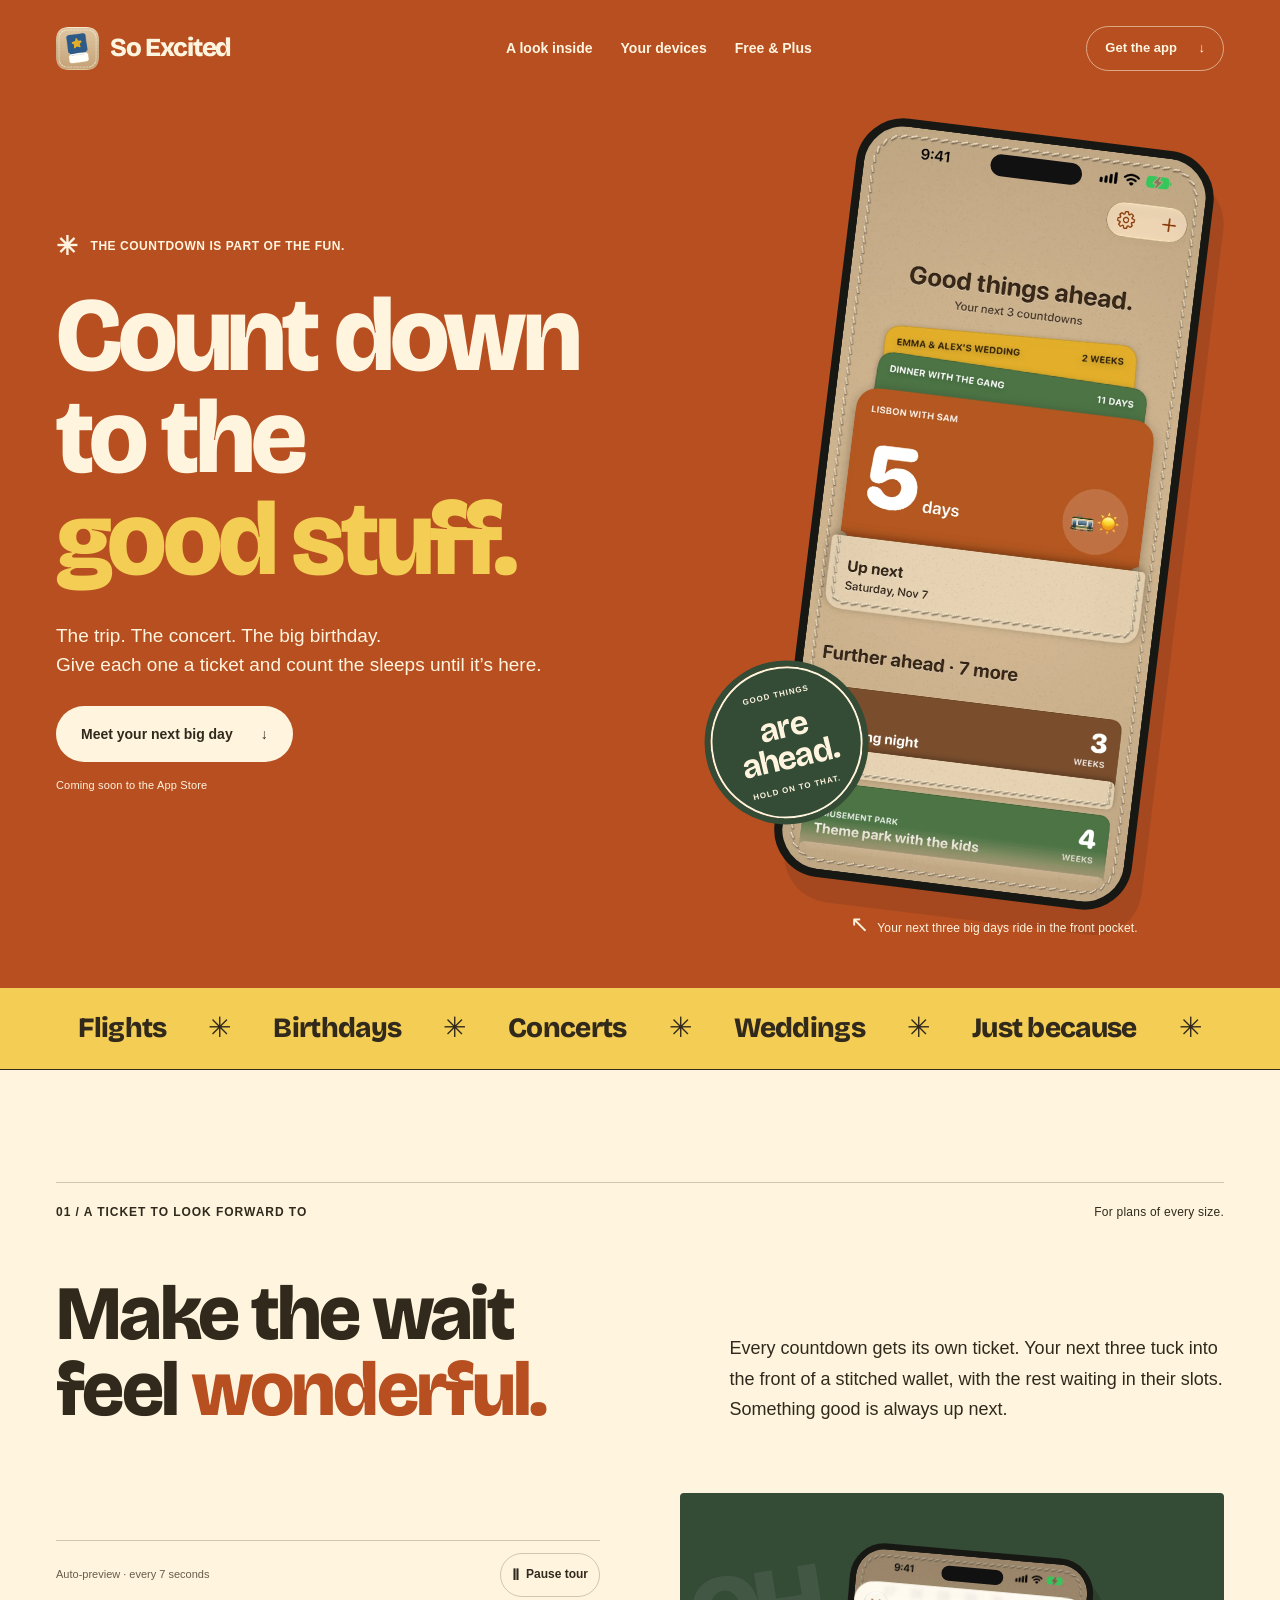
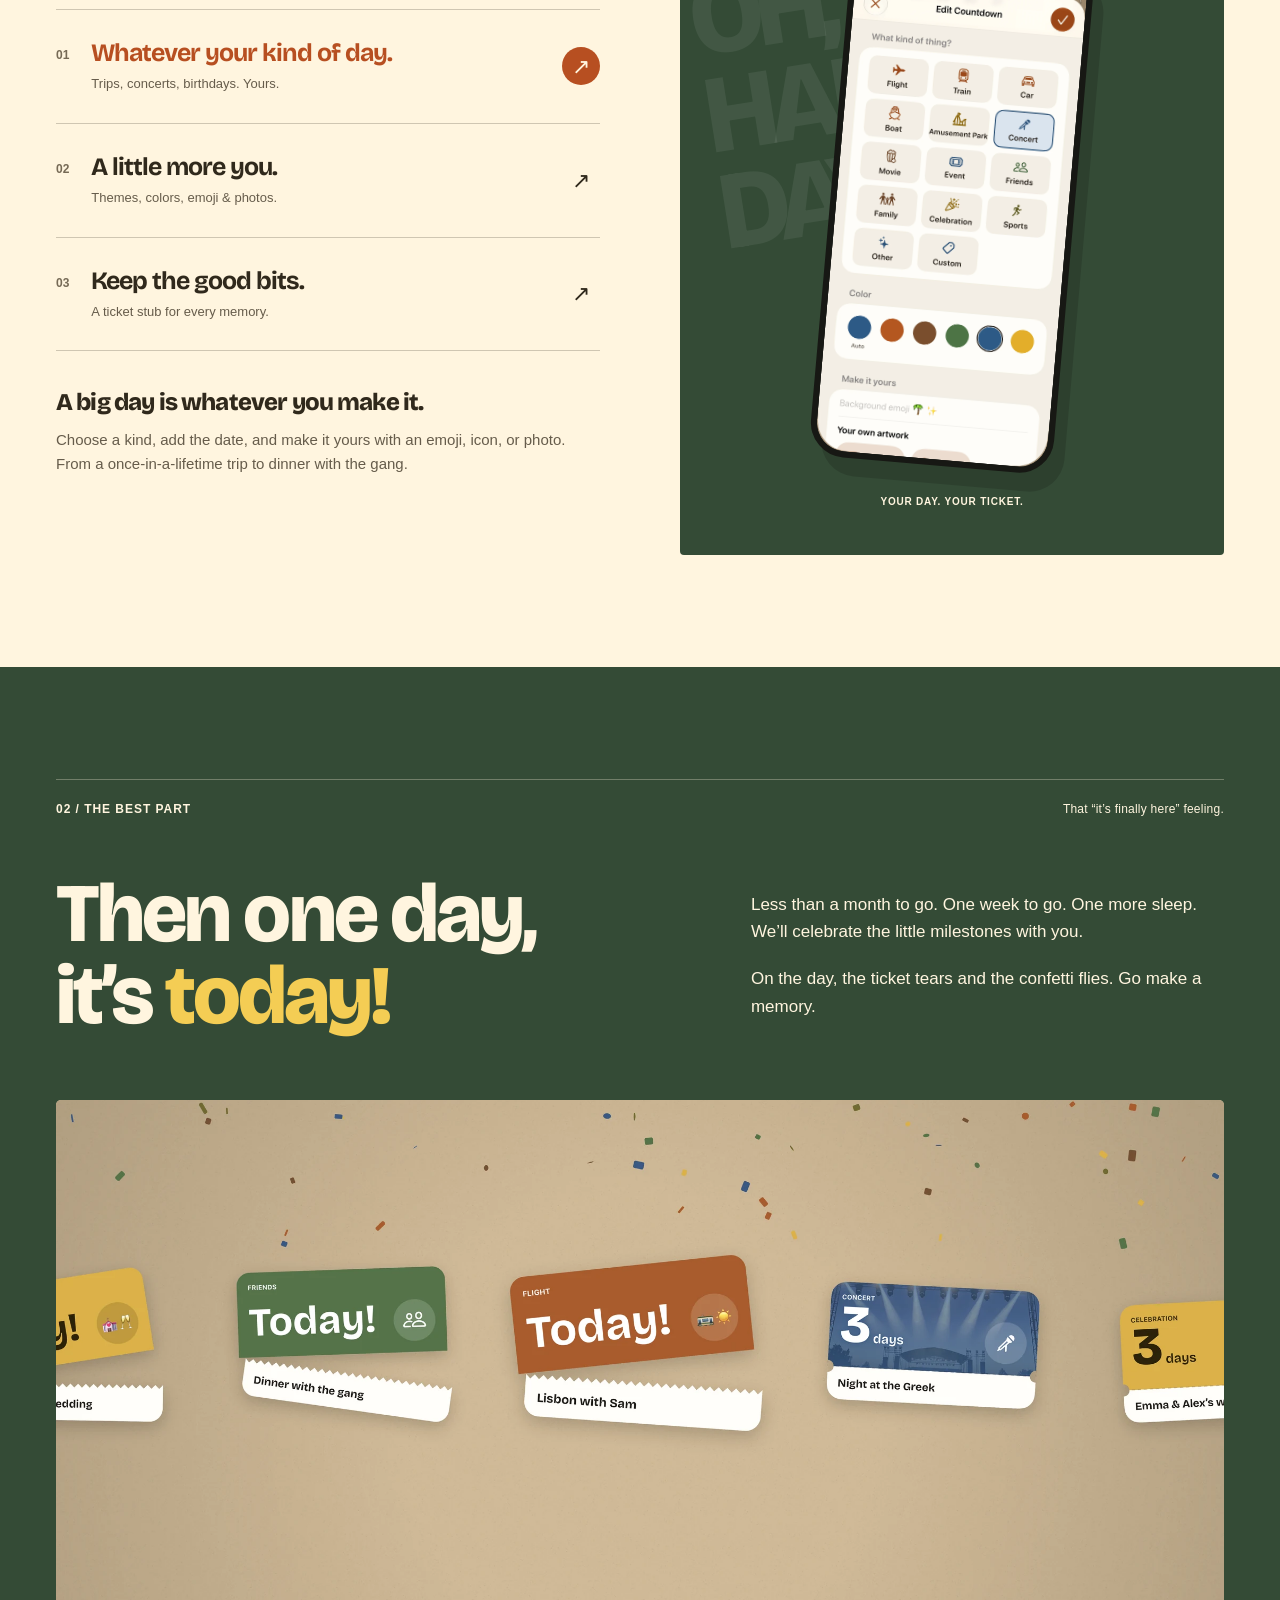
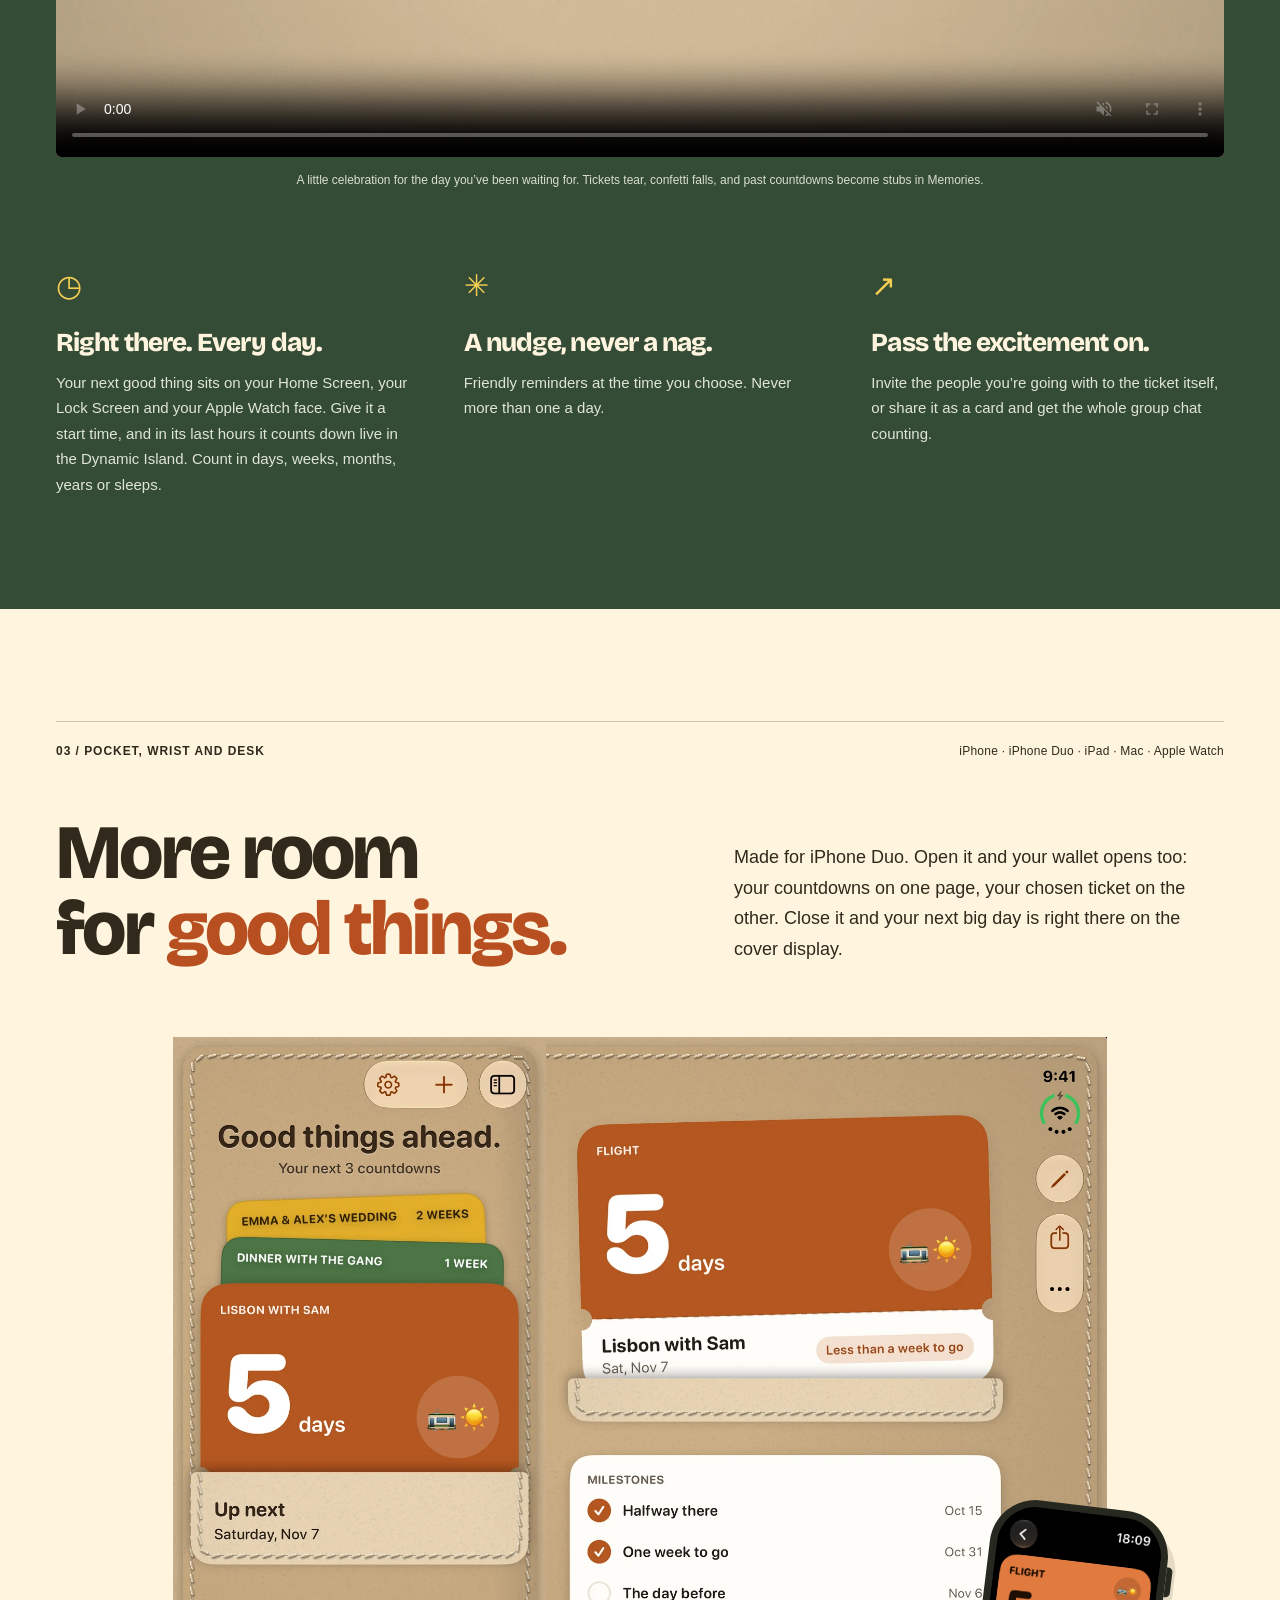
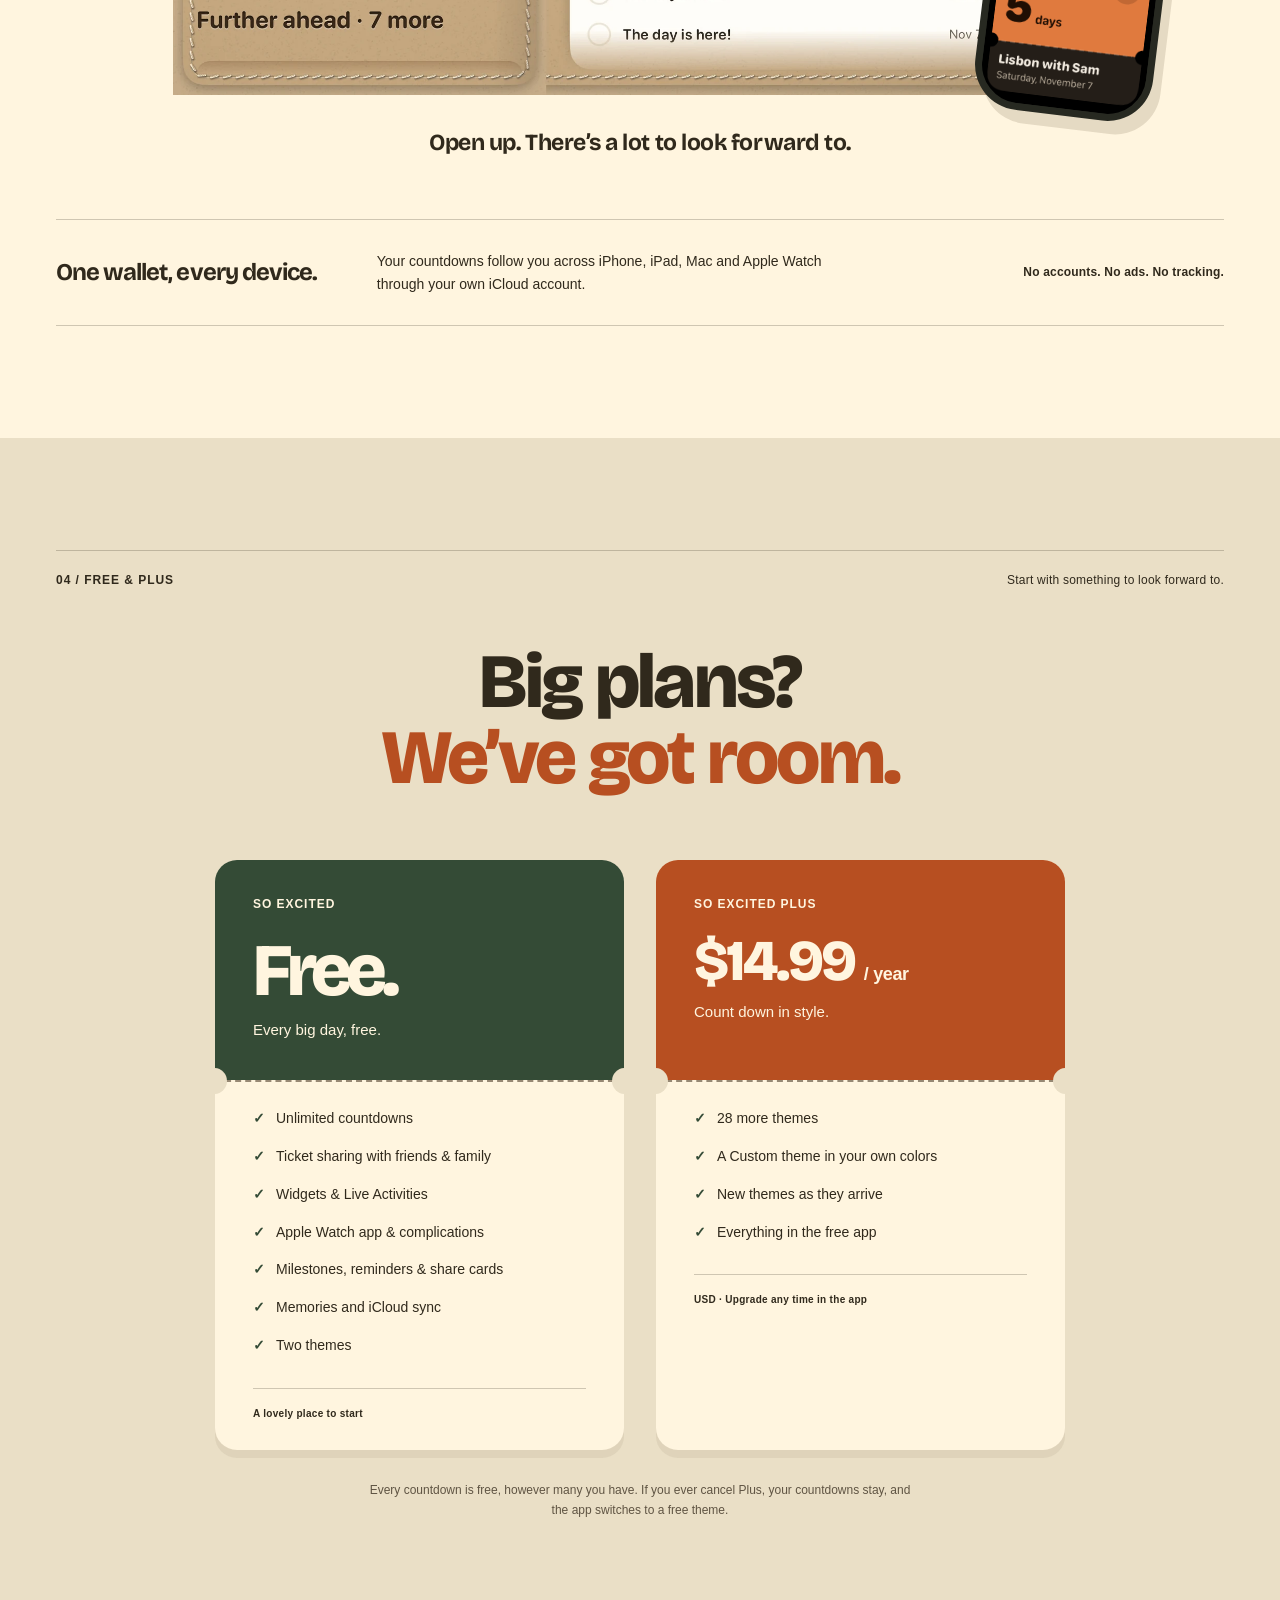
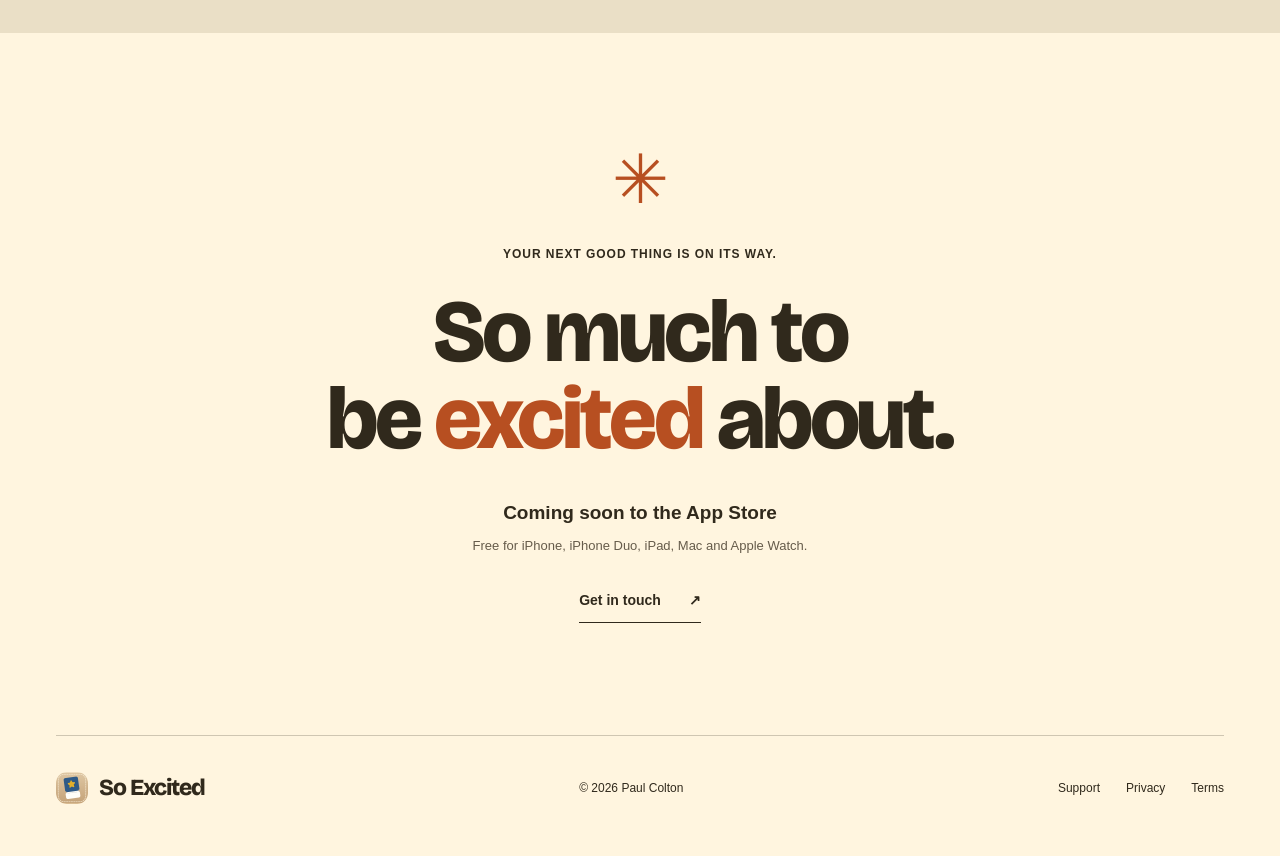
<file: index.html>
<!doctype html>
<html lang="en">
<head>
  <meta charset="utf-8">
  <meta name="viewport" content="width=device-width, initial-scale=1">
  <meta name="theme-color" content="#b74f21">
  <title>So Excited — Count down to the good stuff.</title>
  <meta name="description" content="So Excited turns trips, birthdays, concerts and weddings into countdown tickets that tear on the day. Free for iPhone, iPad, Mac and Apple Watch.">
  <link rel="icon" href="media/app-icon.png">
  <link rel="apple-touch-icon" href="apple-touch-icon.png">
  <!-- Static sharing metadata: available to crawlers without JavaScript. -->
  <meta property="og:type" content="website">
  <meta property="og:site_name" content="So Excited">
  <meta property="og:locale" content="en_US">
  <meta property="og:url" content="https://soexcitedapp.com/">
  <meta property="og:title" content="So Excited — Count down to the good stuff.">
  <meta property="og:description" content="So Excited turns trips, birthdays, concerts and weddings into countdown tickets that tear on the day. Free for iPhone, iPad, Mac and Apple Watch.">
  <meta property="og:image" content="https://soexcitedapp.com/media/social-preview.png">
  <meta property="og:image:secure_url" content="https://soexcitedapp.com/media/social-preview.png">
  <meta property="og:image:type" content="image/png">
  <meta property="og:image:width" content="1200">
  <meta property="og:image:height" content="630">
  <meta property="og:image:alt" content="So Excited — Count down to the good stuff. Countdown tickets on iPhone Duo and Apple Watch.">
  <meta name="twitter:card" content="summary_large_image">
  <meta name="twitter:title" content="So Excited — Count down to the good stuff.">
  <meta name="twitter:description" content="So Excited turns trips, birthdays, concerts and weddings into countdown tickets that tear on the day. Free for iPhone, iPad, Mac and Apple Watch.">
  <meta name="twitter:image" content="https://soexcitedapp.com/media/social-preview.png">
  <meta name="twitter:image:alt" content="So Excited — Count down to the good stuff. Countdown tickets on iPhone Duo and Apple Watch.">
  <link rel="canonical" href="https://soexcitedapp.com/">
  <link rel="preconnect" href="https://fonts.googleapis.com">
  <link rel="preconnect" href="https://fonts.gstatic.com" crossorigin>
  <link href="https://fonts.googleapis.com/css2?family=Bricolage+Grotesque:opsz,wght@12..96,600;12..96,700;12..96,800&display=swap" rel="stylesheet">
  <link rel="stylesheet" href="home.css?v=20261023-watch3">
  <script src="home.js?v=20261101-1.2" defer></script>
  <script src="store.js?v=20261012" defer></script>
</head>
<body>
  <a class="skip-link" href="#main">Skip to content</a>
  <div class="hero-shell">
    <header class="site-header wrap">
      <a class="brand" href="#" aria-label="So Excited home"><img src="media/app-icon.png" alt="" width="43" height="43"><span>So Excited</span></a>
      <nav aria-label="Main navigation"><a href="#look-inside">A look inside</a><a href="#devices">Your devices</a><a href="#plans">Free &amp; Plus</a></nav>
      <a class="nav-pill" href="#coming-soon">Get the app <span aria-hidden="true">↓</span></a>
    </header>
  </div>
  <main id="main">
    <div class="hero-shell">
      <section class="hero wrap" aria-labelledby="hero-title">
        <div class="hero-copy">
          <p class="eyebrow"><span class="mini-star" aria-hidden="true">✳</span> The countdown is part of the fun.</p>
          <h1 id="hero-title">Count down<br>to the<br><em>good stuff.</em></h1>
          <p class="hero-description">The trip. The concert. The big birthday.<br>Give each one a ticket and count the sleeps until it’s here.</p>
          <div class="hero-actions"><a class="store-badge" href="app/" data-store-badge hidden><img src="media/app-store-badge-black.svg" alt="Download on the App Store" width="144" height="48"></a><a class="button cream" href="#look-inside">Meet your next big day <span aria-hidden="true">↓</span></a><span class="availability" data-store-soon>Coming soon to the App Store</span></div>
        </div>
        <figure class="hero-visual">
          <div class="phone hero-phone"><img src="media/iphone-home.webp" alt="So Excited’s stitched wallet holds colorful countdown tickets for a wedding, dinner with friends, and a trip to Lisbon." width="1000" height="2173" fetchpriority="high"><span class="island" aria-hidden="true"></span></div>
          <div class="hero-seal" aria-hidden="true"><span>GOOD THINGS</span><strong>are<br>ahead.</strong><span>HOLD ON TO THAT.</span></div>
          <figcaption><span aria-hidden="true">↖</span> Your next three big days ride in the front pocket.</figcaption>
        </figure>
      </section>
  </div>

      <div class="event-band" aria-label="Count down to flights, birthdays, concerts, weddings, and just-because days"><div><span>Flights</span><b aria-hidden="true">✳</b><span>Birthdays</span><b aria-hidden="true">✳</b><span>Concerts</span><b aria-hidden="true">✳</b><span>Weddings</span><b aria-hidden="true">✳</b><span>Just because</span><b aria-hidden="true">✳</b></div></div>

      <section class="intro wrap section-space" id="look-inside" aria-labelledby="intro-title">
        <div class="section-top"><span class="eyebrow">01 / A ticket to look forward to</span><span class="section-note">For plans of every size.</span></div>
        <div class="intro-heading"><h2 id="intro-title">Make the wait<br>feel <em>wonderful.</em></h2><p>Every countdown gets its own ticket. Your next three tuck into the front of a stitched wallet, with the rest waiting in their slots. Something good is always up next.</p></div>
        <div class="product-explorer" role="group" aria-label="A look inside So Excited">
          <div class="explorer-copy">
            <div class="explore-options" role="group" aria-label="Explore app features">
              <div class="explorer-controls"><span class="rotation-status" data-rotation-status>Choose a feature to explore</span><button class="rotation-toggle" type="button" data-rotation-toggle aria-controls="feature-preview scene-caption" hidden><span data-rotation-icon aria-hidden="true">Ⅱ</span><span data-rotation-label>Pause tour</span></button></div>
              <button class="explore-option selected" type="button" data-scene="kinds" aria-pressed="true" aria-controls="feature-preview scene-caption"><span class="option-number">01</span><span><strong>Whatever your kind of day.</strong><small>Trips, concerts, birthdays. Yours.</small></span><span class="option-arrow" aria-hidden="true">↗</span></button>
              <button class="explore-option" type="button" data-scene="themes" aria-pressed="false" aria-controls="feature-preview scene-caption"><span class="option-number">02</span><span><strong>A little more you.</strong><small>Themes, colors, emoji &amp; photos.</small></span><span class="option-arrow" aria-hidden="true">↗</span></button>
              <button class="explore-option" type="button" data-scene="memories" aria-pressed="false" aria-controls="feature-preview scene-caption"><span class="option-number">03</span><span><strong>Keep the good bits.</strong><small>A ticket stub for every memory.</small></span><span class="option-arrow" aria-hidden="true">↗</span></button>
            </div>
            <div class="explorer-caption" id="scene-caption" aria-live="polite" aria-atomic="true"><h3 id="scene-title">A big day is whatever you make it.</h3><p id="scene-description">Choose a kind, add the date, and make it yours with an emoji, icon, or photo. From a once-in-a-lifetime trip to dinner with the gang.</p></div>
          </div>
          <figure class="explorer-stage" id="feature-preview"><span class="stage-word" aria-hidden="true">OH,<br>HAPPY<br>DAYS.</span><div class="phone explorer-phone"><img id="scene-image" src="media/iphone-kinds.webp" alt="Choose from event kinds including flights, celebrations, concerts, and friends." width="1000" height="2173" loading="lazy"><span class="island" aria-hidden="true"></span></div><figcaption class="stage-label" id="scene-label">YOUR DAY. YOUR TICKET.</figcaption></figure>
        </div>
      </section>

      <section class="dayof section-space" aria-labelledby="dayof-title">
        <div class="wrap">
          <div class="section-top"><span class="eyebrow">02 / The best part</span><span class="section-note">That “it’s finally here” feeling.</span></div>
          <div class="dayof-heading"><h2 id="dayof-title">Then one day,<br>it’s <span>today!</span></h2><div><p>Less than a month to go. One week to go. One more sleep. We’ll celebrate the little milestones with you.</p><p>On the day, the ticket tears and the confetti flies. Go make a memory.</p></div></div>
          <figure class="celebration"><video controls playsinline muted loop preload="none" poster="media/universal.webp" aria-label="So Excited ticket celebration" aria-describedby="celebration-description"><source src="media/header.mp4" type="video/mp4"></video><figcaption id="celebration-description">A little celebration for the day you’ve been waiting for. Tickets tear, confetti falls, and past countdowns become stubs in Memories.</figcaption></figure>
          <div class="everyday-notes"><div><span aria-hidden="true">◷</span><h3>Right there. Every day.</h3><p>Your next good thing sits on your Home Screen, your Lock Screen and your Apple Watch face. Give it a start time, and in its last hours it counts down live in the Dynamic Island. Count in days, weeks, months, years or sleeps.</p></div><div><span aria-hidden="true">✳</span><h3>A nudge, never a nag.</h3><p>Friendly reminders at the time you choose. Never more than one a day.</p></div><div><span aria-hidden="true">↗</span><h3>Pass the excitement on.</h3><p>Invite the people you’re going with to the ticket itself, or share it as a card and get the whole group chat counting.</p></div></div>
        </div>
      </section>

      <section class="devices section-space wrap" id="devices" aria-labelledby="devices-title">
        <div class="section-top"><span class="eyebrow">03 / Pocket, wrist and desk</span><span class="section-note">iPhone · iPhone Duo · iPad · Mac · Apple Watch</span></div>
        <div class="devices-heading"><h2 id="devices-title">More room<br>for <em>good things.</em></h2><p>Made for iPhone Duo. Open it and your wallet opens too: your countdowns on one page, your chosen ticket on the other. Close it and your next big day is right there on the cover display.</p></div>
        <figure class="duo-display"><div class="duo-frame"><img src="media/duo-home.webp" alt="So Excited on the open iPhone Duo, with the wallet of upcoming events on the left and a large Lisbon countdown ticket on the right." width="1800" height="1266" loading="lazy"><div class="watch"><img src="media/watch-ticket.png" alt="So Excited on Apple Watch, showing the Lisbon with Sam ticket: 5 days to go, Saturday, November 7." width="416" height="496" loading="lazy"></div></div><figcaption>Open up. There’s a lot to look forward to.</figcaption></figure>
        <div class="sync-line"><strong>One wallet, every device.</strong><p>Your countdowns follow you across iPhone, iPad, Mac and Apple Watch through your own iCloud account.</p><span>No accounts. No ads. No tracking.</span></div>
      </section>

      <section class="plans section-space" id="plans" aria-labelledby="plans-title">
        <div class="wrap">
          <div class="section-top"><span class="eyebrow">04 / Free &amp; Plus</span><span class="section-note">Start with something to look forward to.</span></div>
          <h2 id="plans-title">Big plans?<br><em>We’ve got room.</em></h2>
          <div class="plan-grid">
            <article class="plan-ticket"><div class="plan-top"><p class="eyebrow">SO EXCITED</p><h3>Free.</h3><p>Every big day, free.</p></div><div class="plan-stub"><ul><li>Unlimited countdowns</li><li>Ticket sharing with friends &amp; family</li><li>Widgets &amp; Live Activities</li><li>Apple Watch app &amp; complications</li><li>Milestones, reminders &amp; share cards</li><li>Memories and iCloud sync</li><li>Two themes</li></ul><span class="plan-status">A lovely place to start</span></div></article>
            <article class="plan-ticket plus"><div class="plan-top"><p class="eyebrow">SO EXCITED PLUS</p><h3 class="plan-price">$14.99 <small>/ year</small></h3><p>Count down in style.</p></div><div class="plan-stub"><ul><li>28 more themes</li><li>A Custom theme in your own colors</li><li>New themes as they arrive</li><li>Everything in the free app</li></ul><span class="plan-status">USD · Upgrade any time in the app</span></div></article>
          </div>
          <p class="plan-footnote">Every countdown is free, however many you have. If you ever cancel Plus, your countdowns stay, and the app switches to a free theme.</p>
        </div>
      </section>

      <section class="closing wrap section-space" id="coming-soon" aria-labelledby="closing-title"><span class="closing-star" aria-hidden="true">✳</span><p class="eyebrow">Your next good thing is on its way.</p><h2 id="closing-title">So much to<br>be <em>excited</em> about.</h2><div class="closing-store"><a class="store-badge" href="app/" data-store-badge hidden><img src="media/app-store-badge-black.svg" alt="Download on the App Store" width="144" height="48"></a><p class="closing-availability" data-store-soon>Coming soon to the App Store</p></div><p>Free for iPhone, iPhone Duo, iPad, Mac and Apple Watch.</p><a class="text-link" href="support.html">Get in touch <span aria-hidden="true">↗</span></a></section>
    </main>
  <footer class="site-footer wrap"><a class="brand" href="#"><img src="media/app-icon.png" alt="" width="32" height="32"><span>So Excited</span></a><span>© 2026 Paul Colton</span><nav aria-label="Legal and support"><a href="support.html">Support</a><a href="privacy.html">Privacy</a><a href="terms.html">Terms</a></nav></footer>
</body>
</html>
</file>
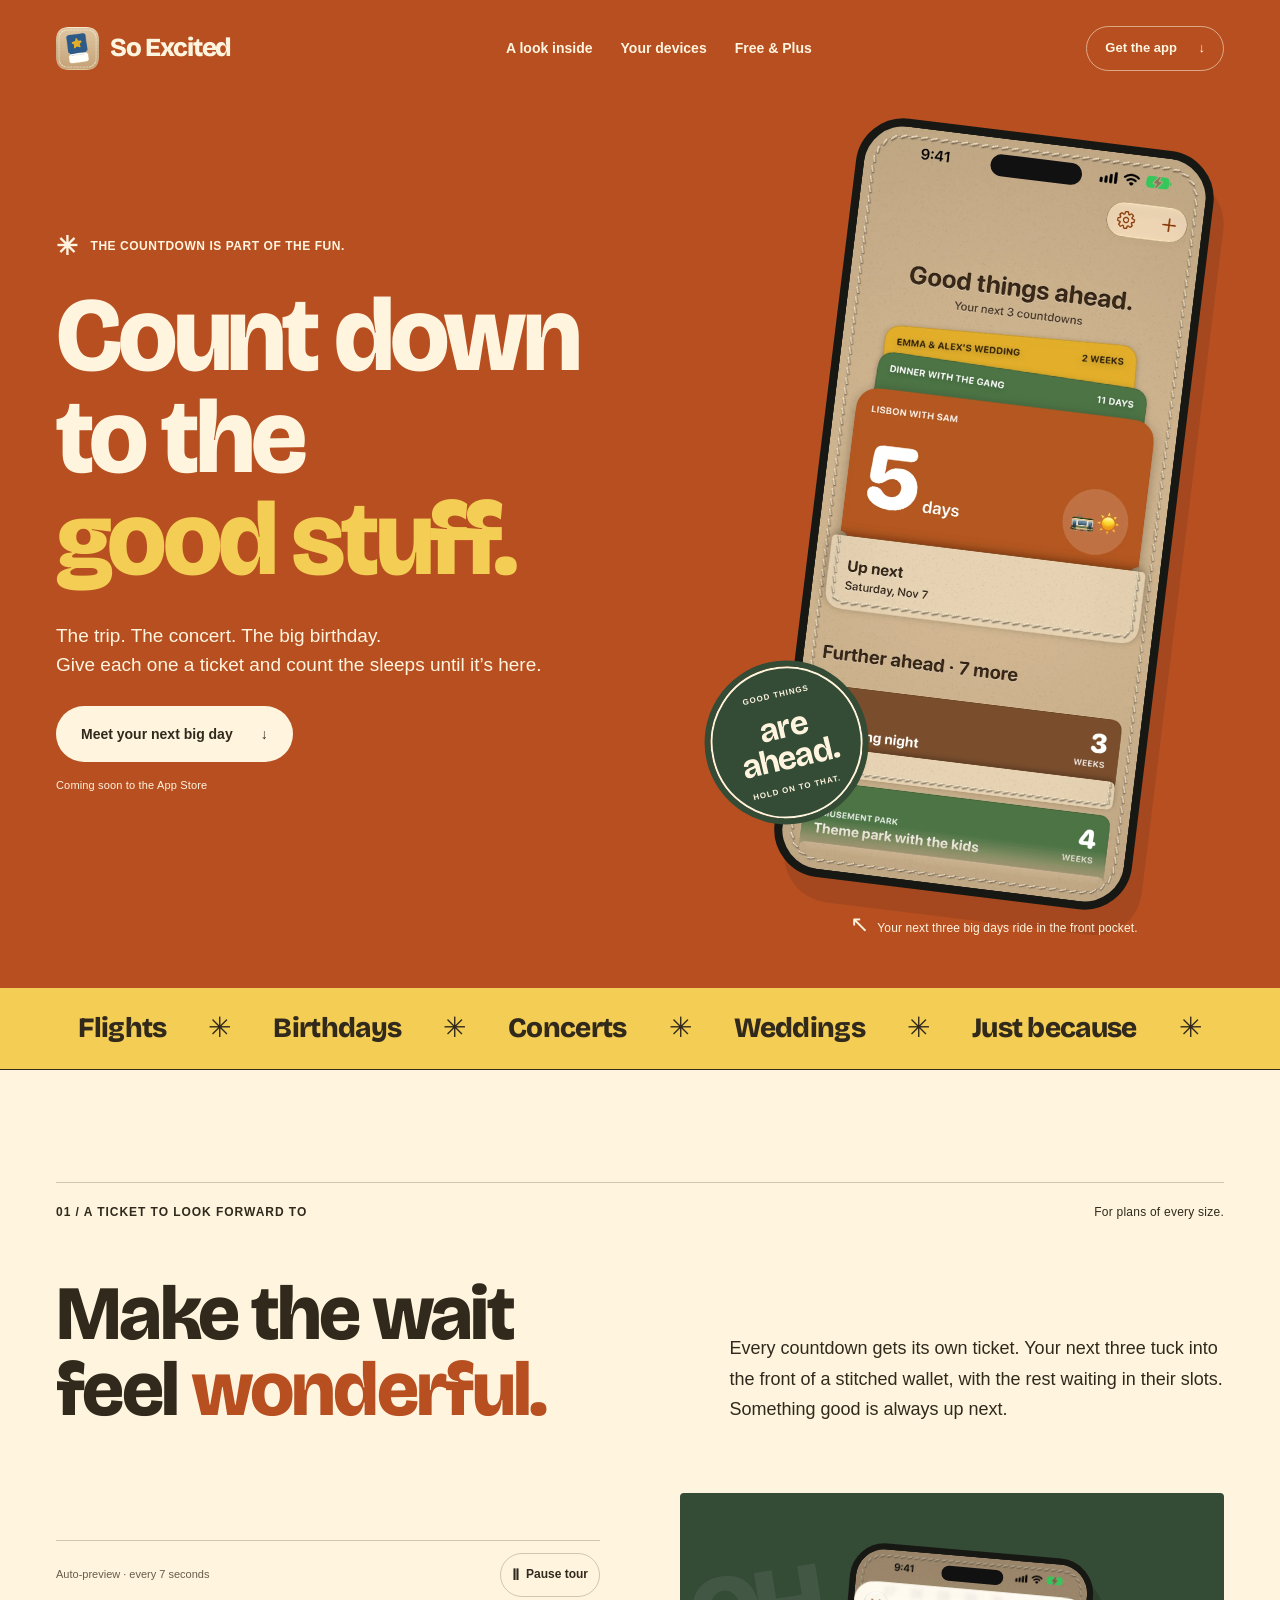
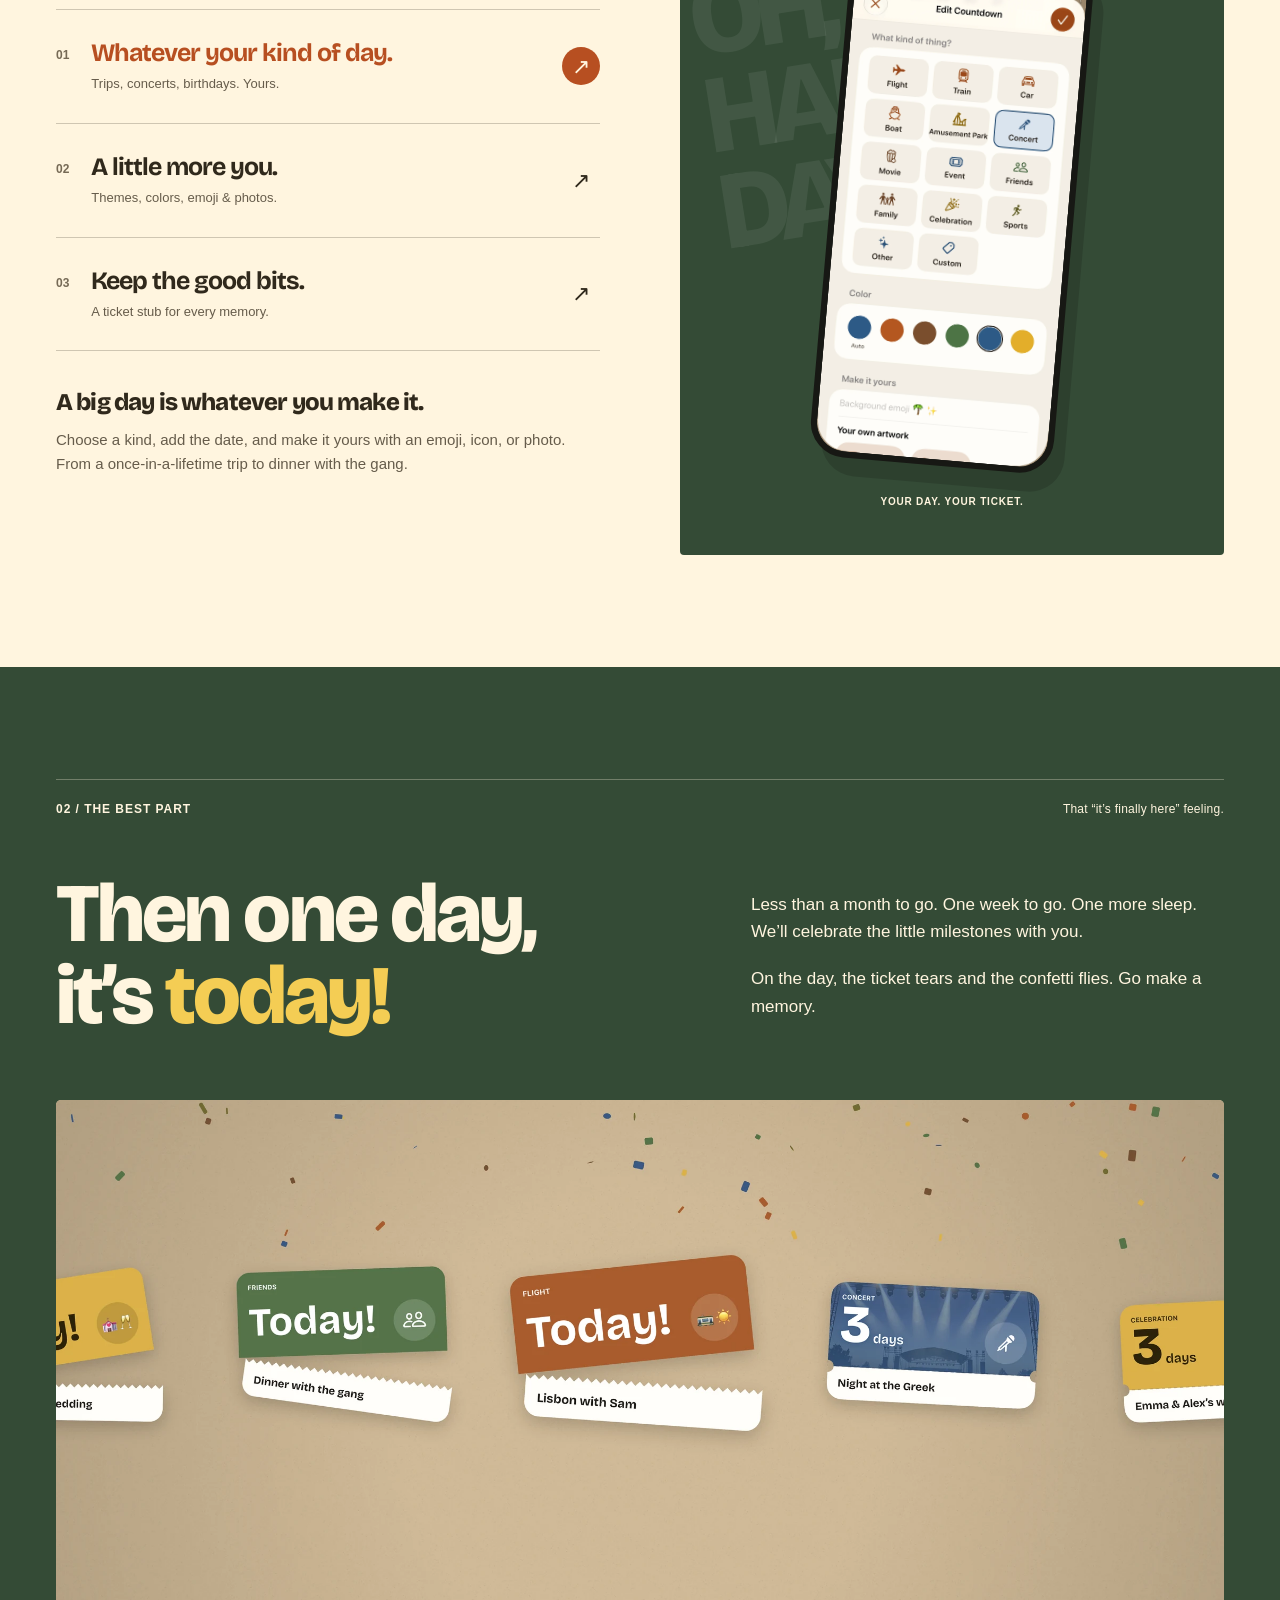
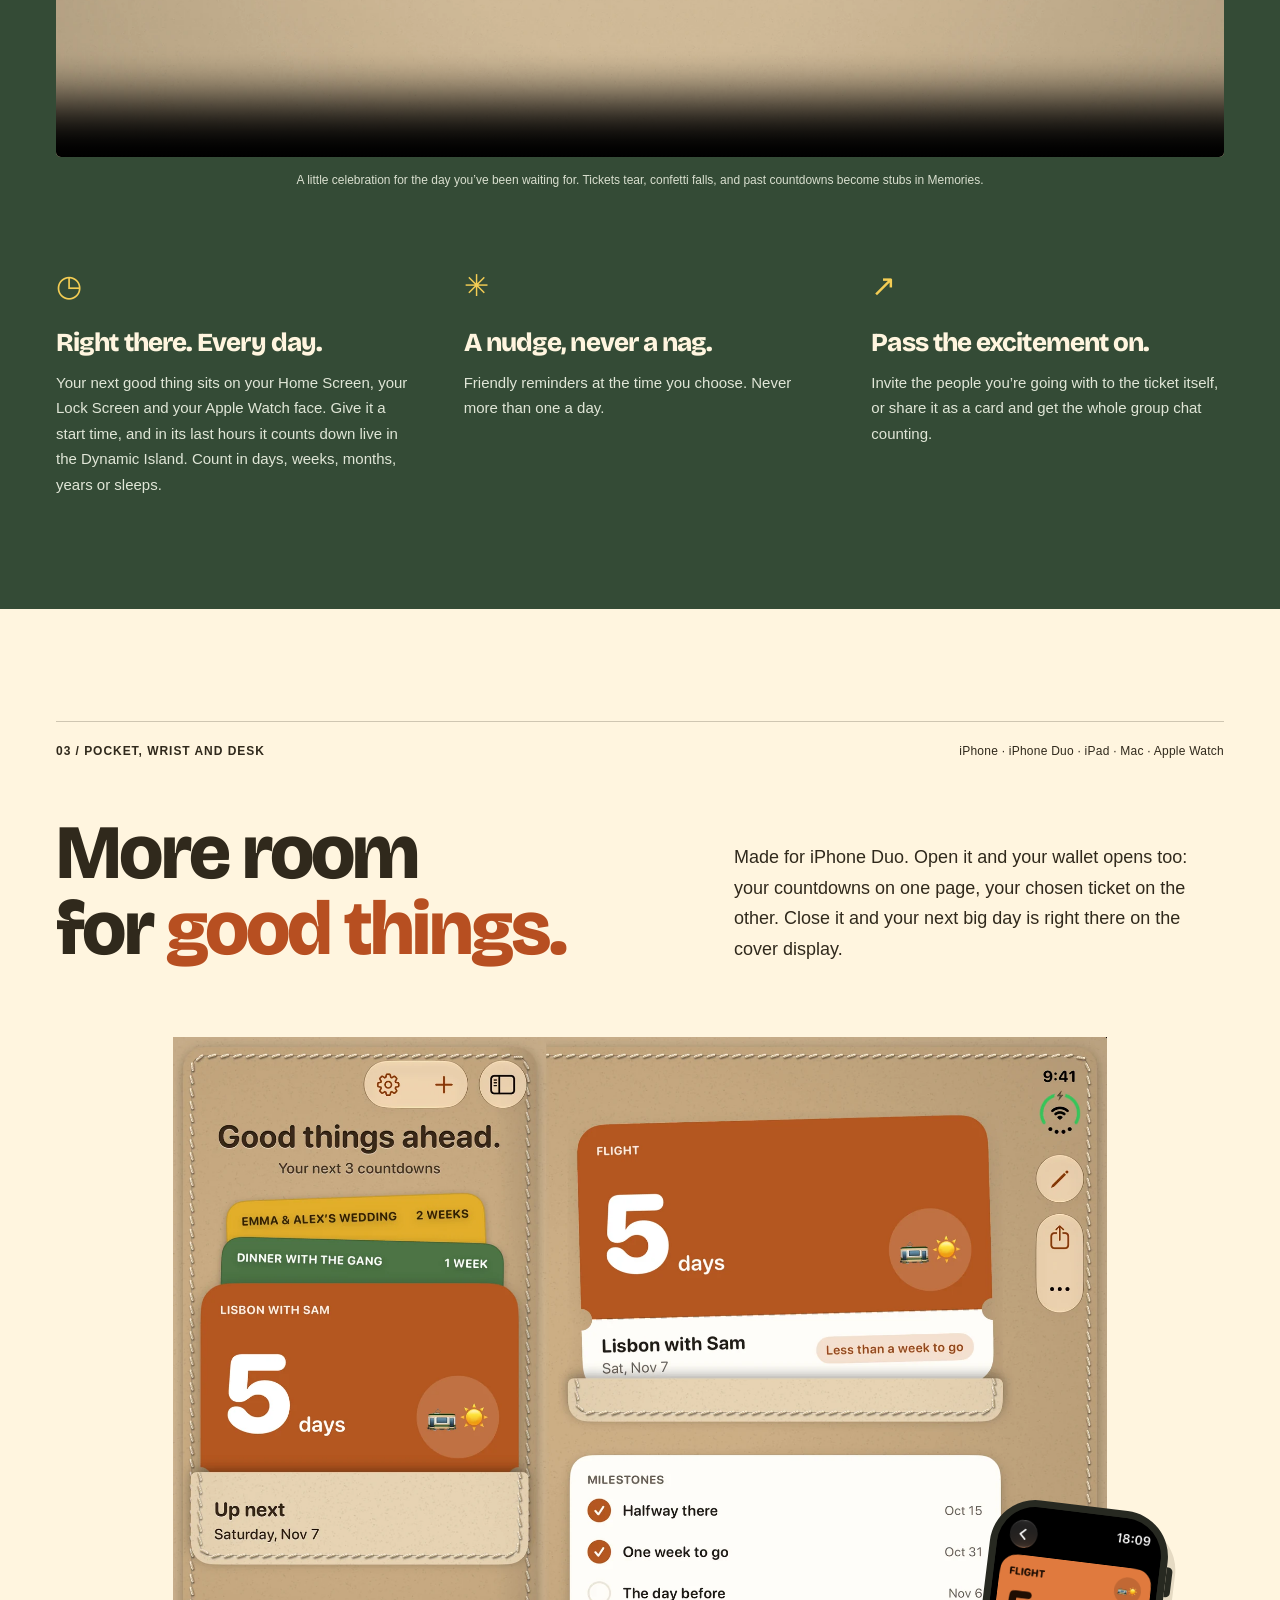
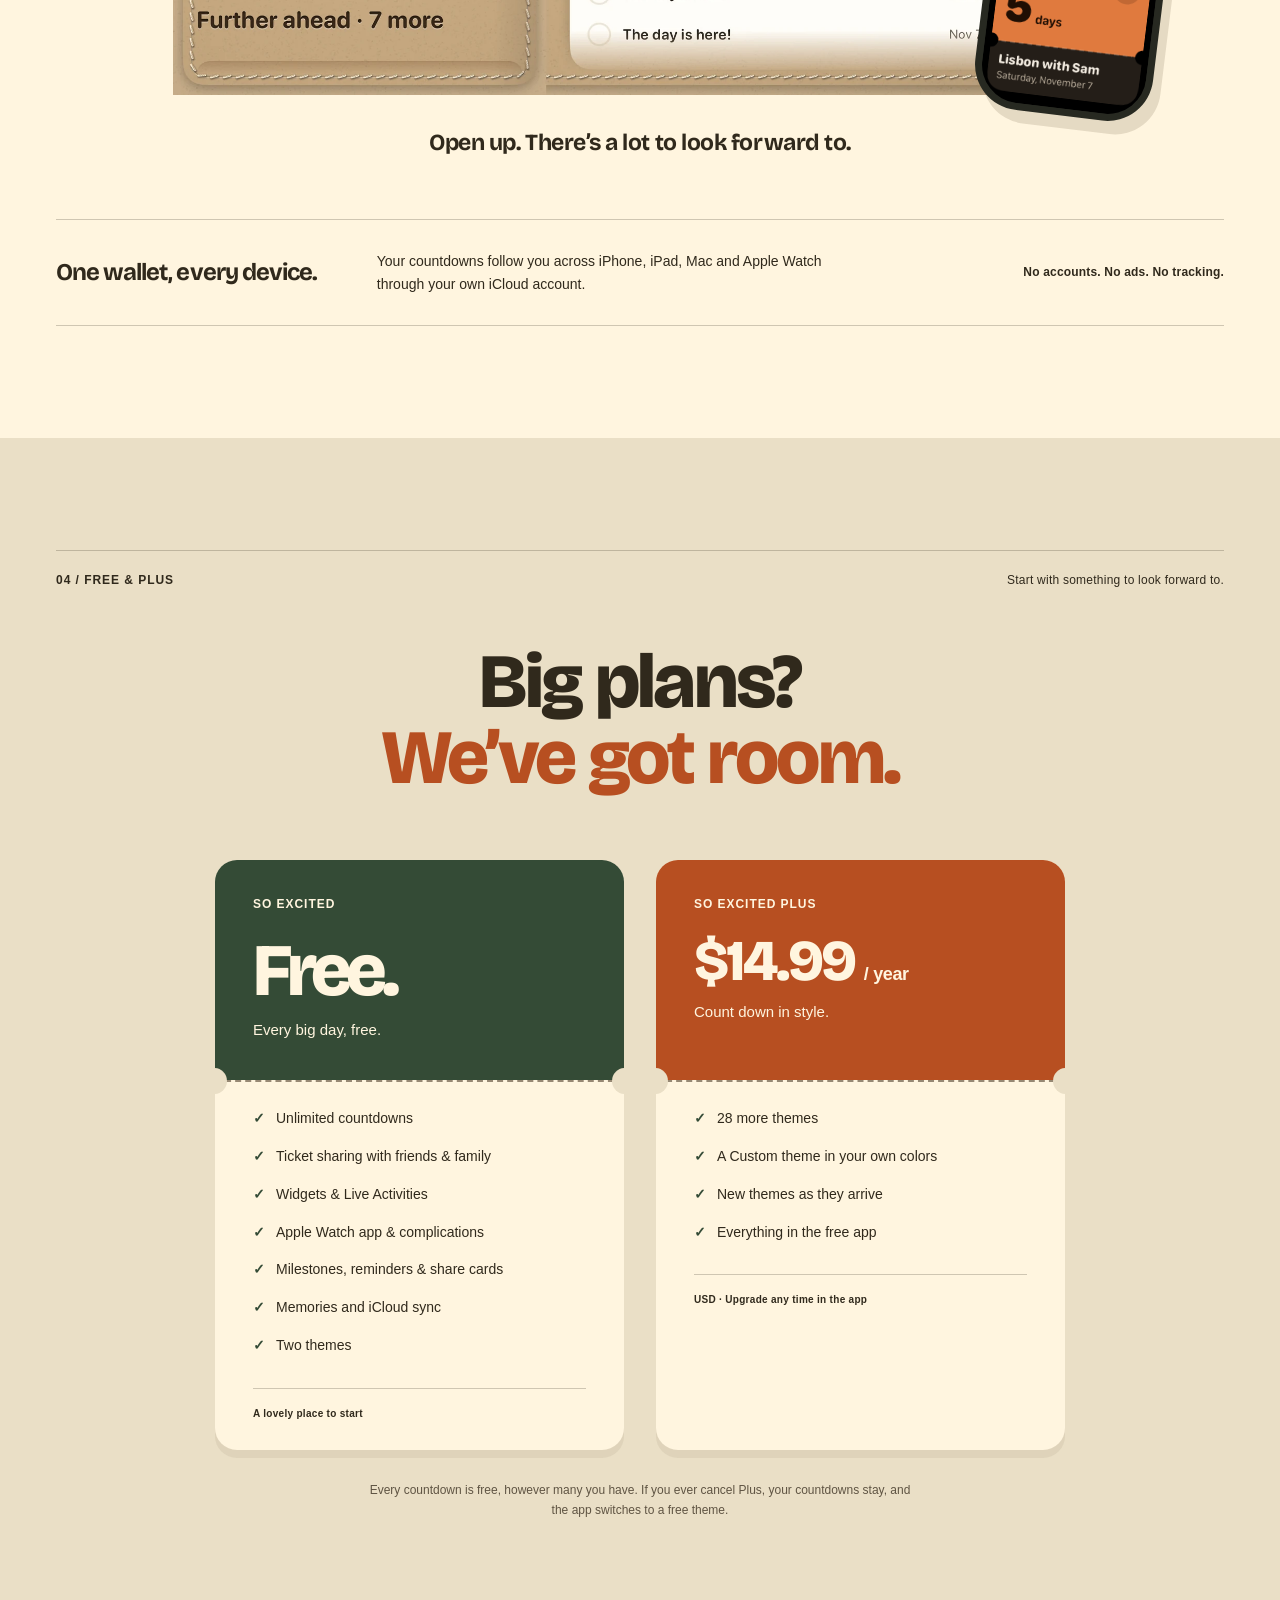
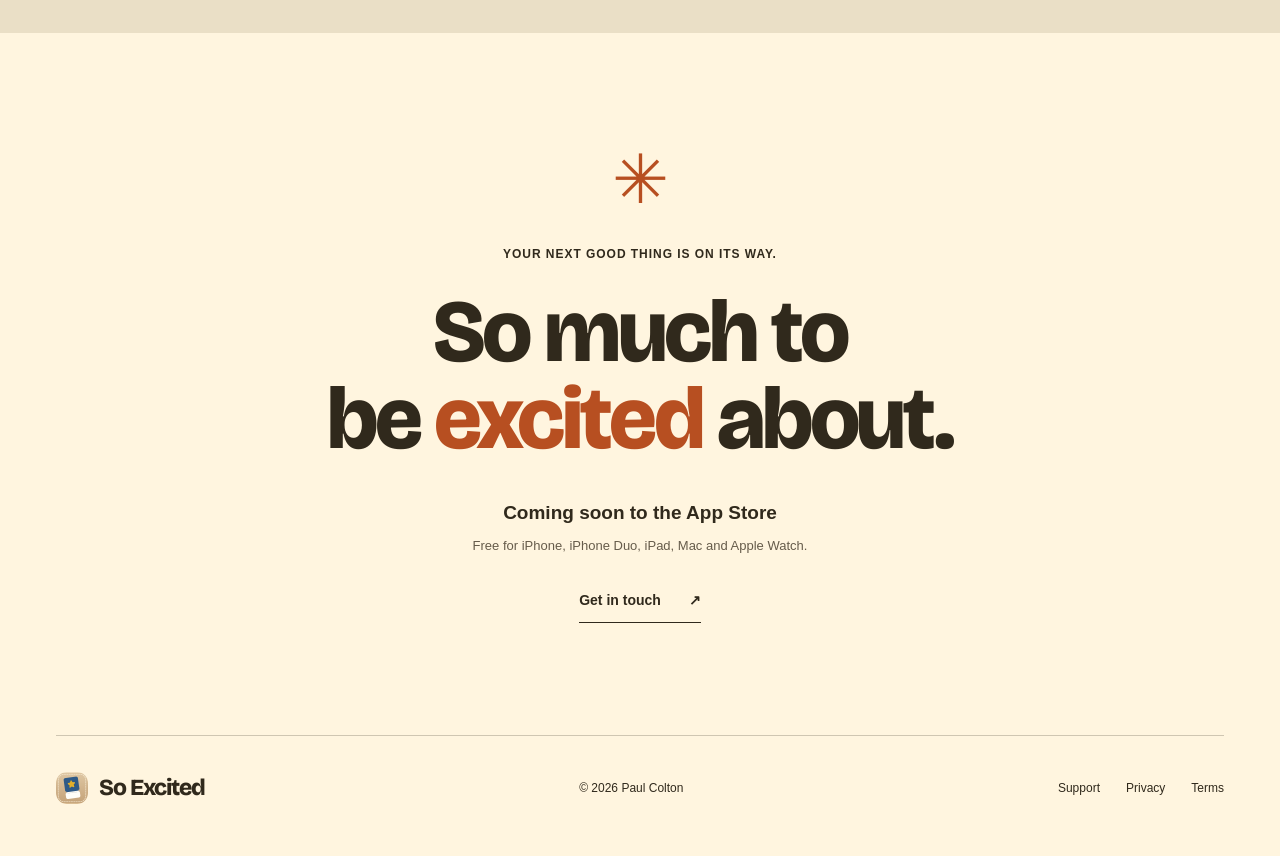
<file: app/index.html>
<!doctype html>
<html lang="en" data-redirect="1">
<head>
  <meta charset="utf-8">
  <title>So Excited — Count down to the good stuff.</title>
  <meta name="viewport" content="width=device-width, initial-scale=1">
  <meta name="description" content="So Excited turns trips, birthdays, concerts and weddings into countdown tickets that tear on the day. Free for iPhone, iPad, Mac and Apple Watch.">
  <!-- The link the app's share cards carry (soexcitedapp.com/app): the App
       Store once So Excited is on it, the site until then (see /store.js). -->
  <!-- Static sharing metadata: available to crawlers without JavaScript. -->
  <meta property="og:type" content="website">
  <meta property="og:site_name" content="So Excited">
  <meta property="og:locale" content="en_US">
  <meta property="og:url" content="https://soexcitedapp.com/app">
  <meta property="og:title" content="So Excited — Count down to the good stuff.">
  <meta property="og:description" content="So Excited turns trips, birthdays, concerts and weddings into countdown tickets that tear on the day. Free for iPhone, iPad, Mac and Apple Watch.">
  <meta property="og:image" content="https://soexcitedapp.com/media/social-preview.png">
  <meta property="og:image:secure_url" content="https://soexcitedapp.com/media/social-preview.png">
  <meta property="og:image:type" content="image/png">
  <meta property="og:image:width" content="1200">
  <meta property="og:image:height" content="630">
  <meta property="og:image:alt" content="So Excited — Count down to the good stuff. Countdown tickets on iPhone Duo and Apple Watch.">
  <meta name="twitter:card" content="summary_large_image">
  <meta name="twitter:title" content="So Excited — Count down to the good stuff.">
  <meta name="twitter:description" content="So Excited turns trips, birthdays, concerts and weddings into countdown tickets that tear on the day. Free for iPhone, iPad, Mac and Apple Watch.">
  <meta name="twitter:image" content="https://soexcitedapp.com/media/social-preview.png">
  <meta name="twitter:image:alt" content="So Excited — Count down to the good stuff. Countdown tickets on iPhone Duo and Apple Watch.">
  <link rel="canonical" href="https://soexcitedapp.com/">
  <script src="/store.js?v=20261012" defer></script>
</head>
<body><p><a href="/">So Excited</a></p></body>
</html>
</file>
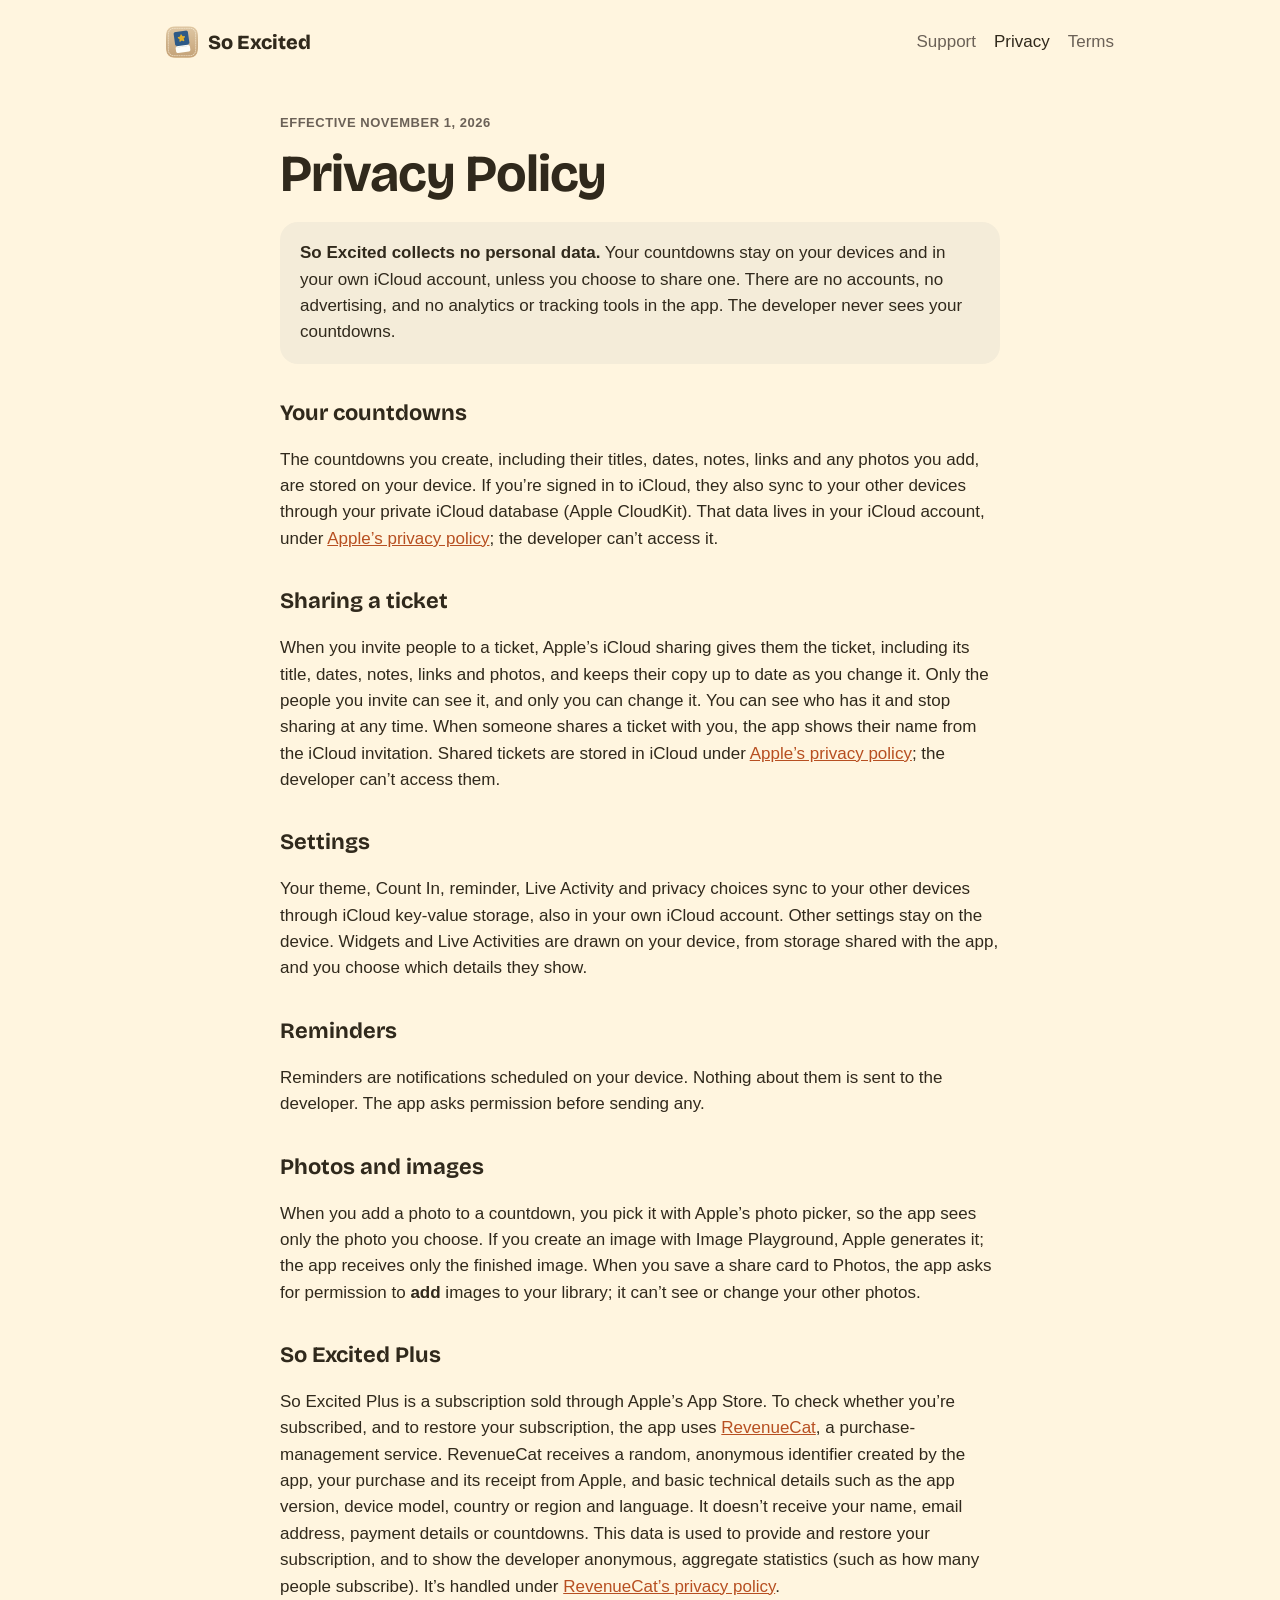
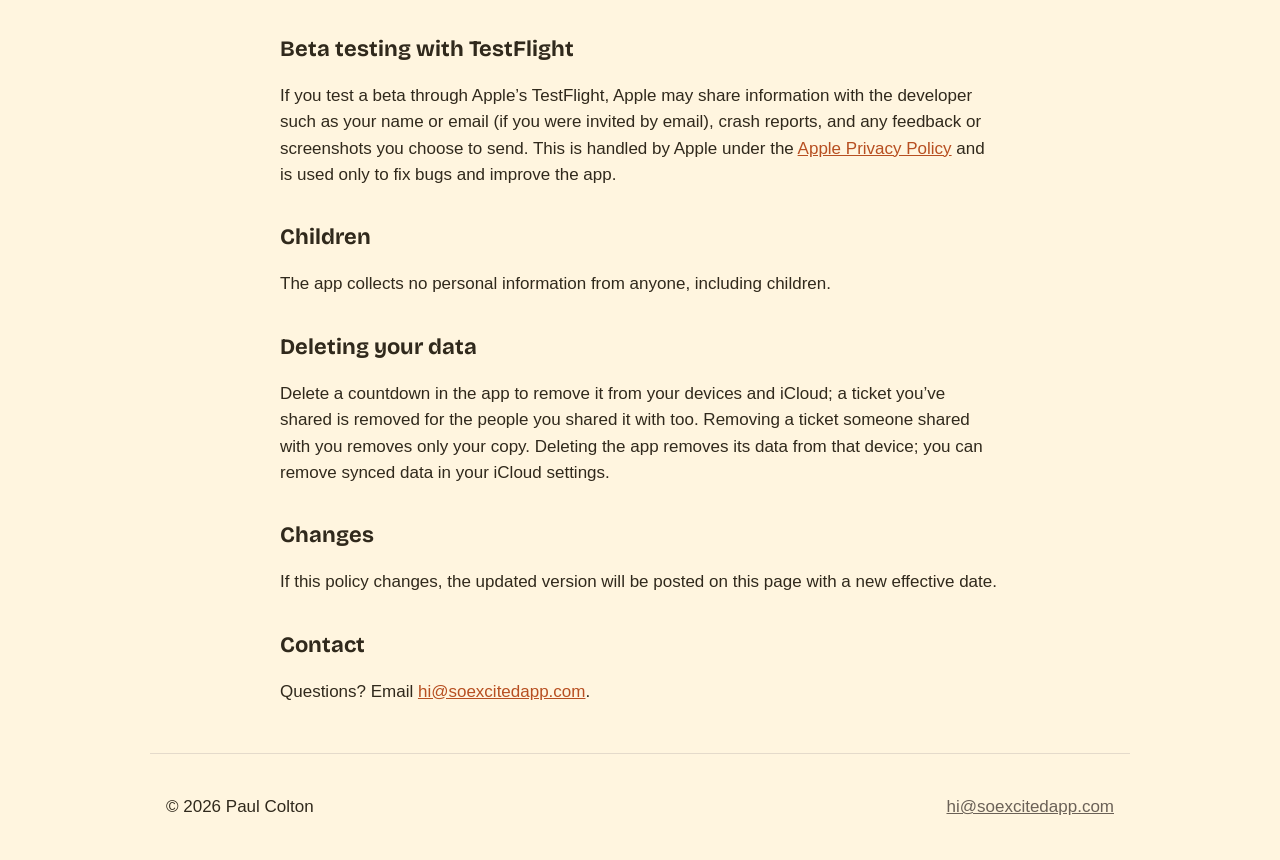
<file: privacy.html>
<!doctype html>
<html lang="en">
<head>
<meta charset="utf-8">
<meta name="viewport" content="width=device-width, initial-scale=1">
<meta name="theme-color" content="#fff5df" media="(prefers-color-scheme: light)">
<meta name="theme-color" content="#17130F" media="(prefers-color-scheme: dark)">
<link rel="icon" href="media/app-icon.png" type="image/png">
<link rel="apple-touch-icon" href="apple-touch-icon.png">
<link rel="preconnect" href="https://fonts.googleapis.com">
<link rel="preconnect" href="https://fonts.gstatic.com" crossorigin>
<link rel="stylesheet" href="https://fonts.googleapis.com/css2?family=Bricolage+Grotesque:opsz,wght@12..96,700;12..96,800&display=swap">
<link rel="stylesheet" href="style.css?v=20261010">
<title>Privacy Policy · So Excited</title>
<meta name="description" content="So Excited collects no personal data. Your countdowns stay on your devices and in your own iCloud, unless you share one.">
</head>
<body>
<header class="wrap site-header">
  <a class="brand" href="./"><img src="media/app-icon.png" alt="" width="32" height="32"><span>So Excited</span></a>
  <nav class="nav" aria-label="Site"><a href="support.html">Support</a><a href="privacy.html" aria-current="page">Privacy</a><a href="terms.html">Terms</a></nav>
</header>
<main class="wrap">
  <article class="doc">
    <p class="label">Effective November 1, 2026</p>
    <h1 class="display">Privacy Policy</h1>
    <p class="callout"><strong>So Excited collects no personal data.</strong> Your countdowns stay on your devices and in your own iCloud account, unless you choose to share one. There are no accounts, no advertising, and no analytics or tracking tools in the app. The developer never sees your countdowns.</p>

    <h2>Your countdowns</h2>
    <p>The countdowns you create, including their titles, dates, notes, links and any photos you add, are stored on your device. If you’re signed in to iCloud, they also sync to your other devices through your private iCloud database (Apple CloudKit). That data lives in your iCloud account, under <a href="https://www.apple.com/legal/privacy/">Apple’s privacy policy</a>; the developer can’t access it.</p>

    <h2>Sharing a ticket</h2>
    <p>When you invite people to a ticket, Apple’s iCloud sharing gives them the ticket, including its title, dates, notes, links and photos, and keeps their copy up to date as you change it. Only the people you invite can see it, and only you can change it. You can see who has it and stop sharing at any time. When someone shares a ticket with you, the app shows their name from the iCloud invitation. Shared tickets are stored in iCloud under <a href="https://www.apple.com/legal/privacy/">Apple’s privacy policy</a>; the developer can’t access them.</p>

    <h2>Settings</h2>
    <p>Your theme, Count In, reminder, Live Activity and privacy choices sync to your other devices through iCloud key-value storage, also in your own iCloud account. Other settings stay on the device. Widgets and Live Activities are drawn on your device, from storage shared with the app, and you choose which details they show.</p>

    <h2>Reminders</h2>
    <p>Reminders are notifications scheduled on your device. Nothing about them is sent to the developer. The app asks permission before sending any.</p>

    <h2>Photos and images</h2>
    <p>When you add a photo to a countdown, you pick it with Apple’s photo picker, so the app sees only the photo you choose. If you create an image with Image Playground, Apple generates it; the app receives only the finished image. When you save a share card to Photos, the app asks for permission to <strong>add</strong> images to your library; it can’t see or change your other photos.</p>

    <h2>So Excited Plus</h2>
    <p>So Excited Plus is a subscription sold through Apple’s App Store. To check whether you’re subscribed, and to restore your subscription, the app uses <a href="https://www.revenuecat.com">RevenueCat</a>, a purchase-management service. RevenueCat receives a random, anonymous identifier created by the app, your purchase and its receipt from Apple, and basic technical details such as the app version, device model, country or region and language. It doesn’t receive your name, email address, payment details or countdowns. This data is used to provide and restore your subscription, and to show the developer anonymous, aggregate statistics (such as how many people subscribe). It’s handled under <a href="https://www.revenuecat.com/privacy">RevenueCat’s privacy policy</a>.</p>

    <h2>Beta testing with TestFlight</h2>
    <p>If you test a beta through Apple’s TestFlight, Apple may share information with the developer such as your name or email (if you were invited by email), crash reports, and any feedback or screenshots you choose to send. This is handled by Apple under the <a href="https://www.apple.com/legal/privacy/">Apple Privacy Policy</a> and is used only to fix bugs and improve the app.</p>

    <h2>Children</h2>
    <p>The app collects no personal information from anyone, including children.</p>

    <h2>Deleting your data</h2>
    <p>Delete a countdown in the app to remove it from your devices and iCloud; a ticket you’ve shared is removed for the people you shared it with too. Removing a ticket someone shared with you removes only your copy. Deleting the app removes its data from that device; you can remove synced data in your iCloud settings.</p>

    <h2>Changes</h2>
    <p>If this policy changes, the updated version will be posted on this page with a new effective date.</p>

    <h2>Contact</h2>
    <p>Questions? Email <a href="mailto:hi@soexcitedapp.com">hi@soexcitedapp.com</a>.</p>
  </article>
</main>
<footer class="wrap site-footer">
  <span>© 2026 Paul Colton</span>
  <span><a href="mailto:hi@soexcitedapp.com">hi@soexcitedapp.com</a></span>
</footer>
</body>
</html>
</file>
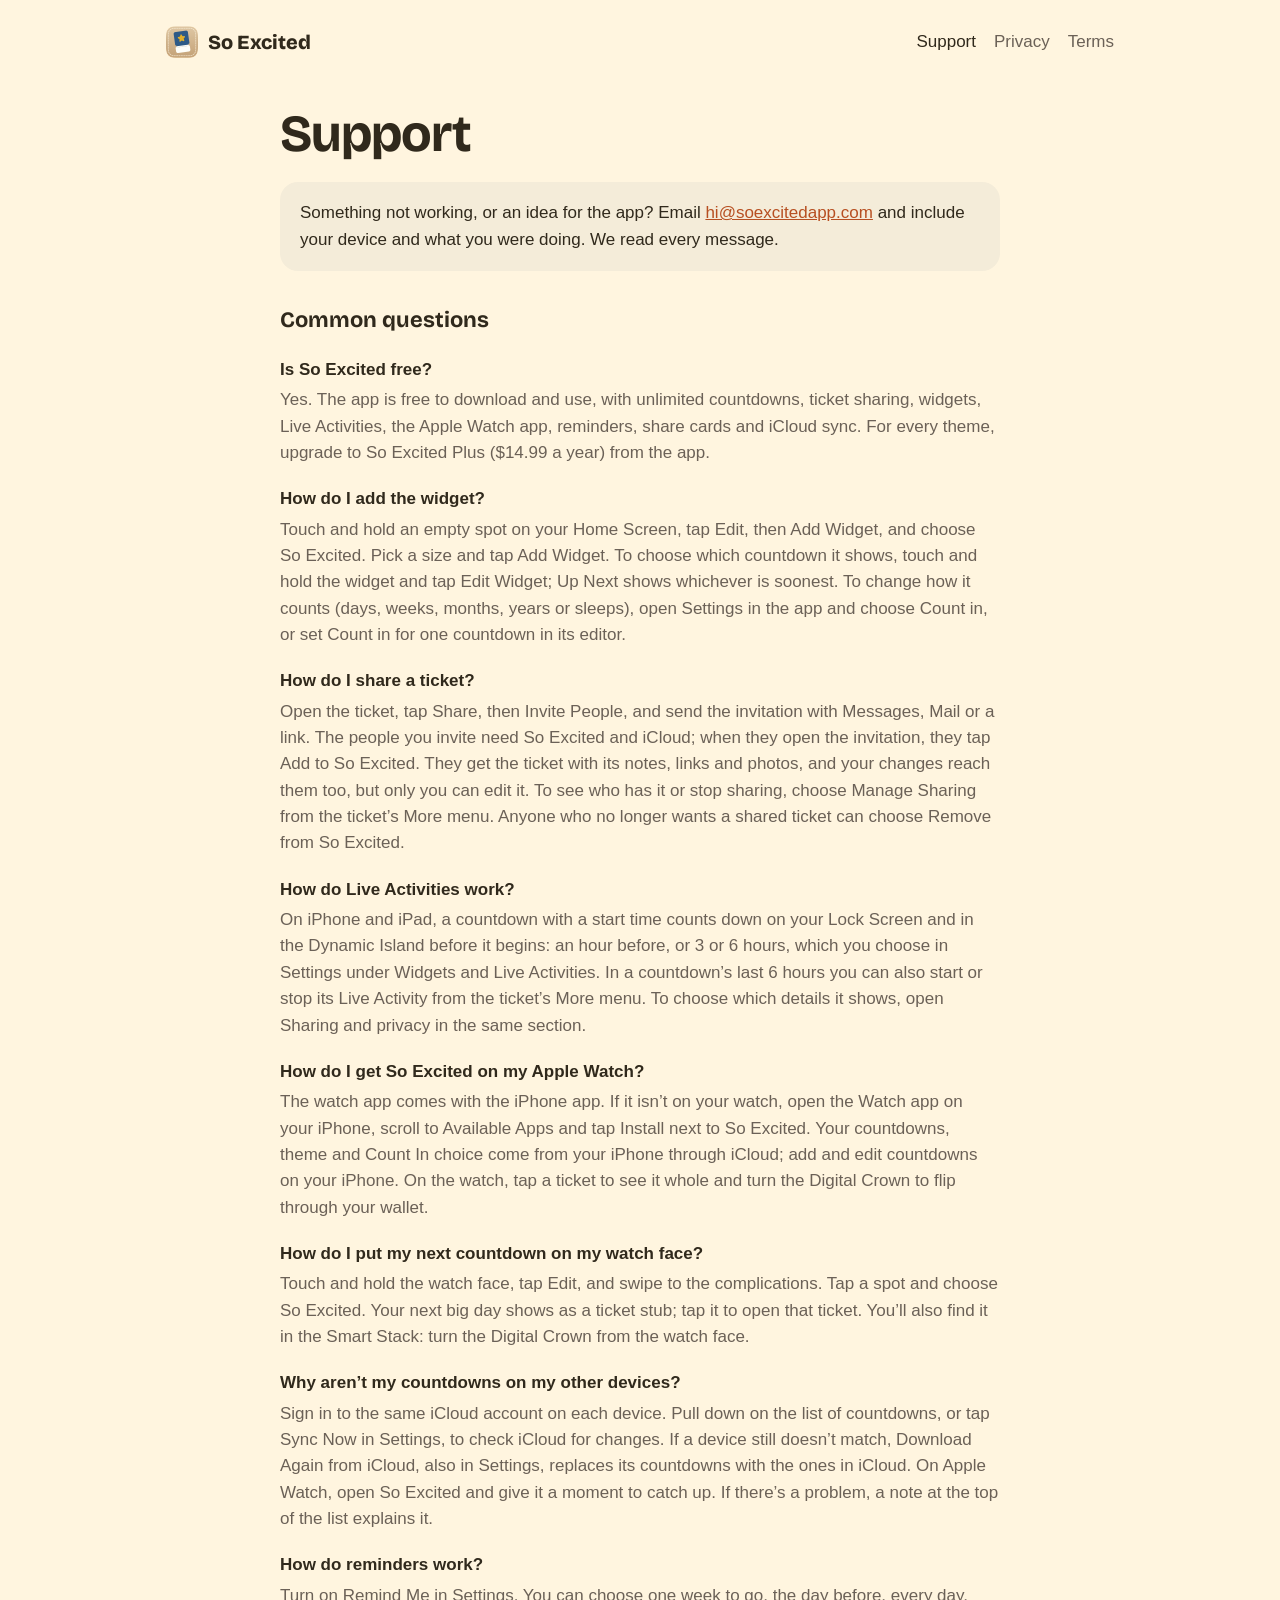
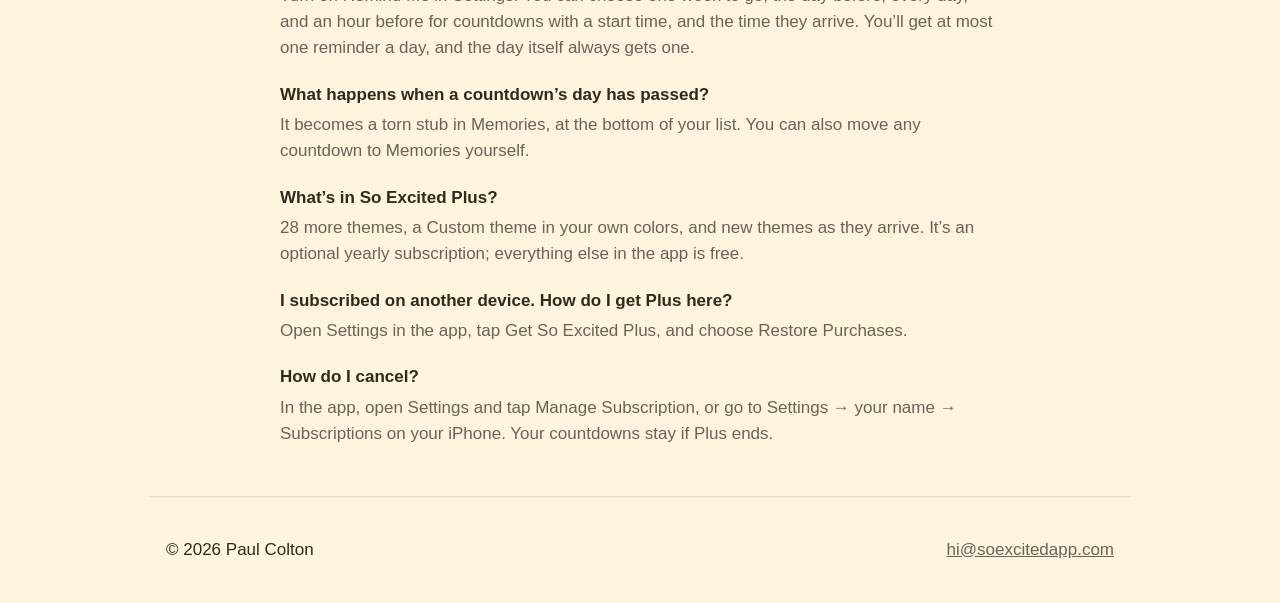
<file: support.html>
<!doctype html>
<html lang="en">
<head>
<meta charset="utf-8">
<meta name="viewport" content="width=device-width, initial-scale=1">
<meta name="theme-color" content="#fff5df" media="(prefers-color-scheme: light)">
<meta name="theme-color" content="#17130F" media="(prefers-color-scheme: dark)">
<link rel="icon" href="media/app-icon.png" type="image/png">
<link rel="apple-touch-icon" href="apple-touch-icon.png">
<link rel="preconnect" href="https://fonts.googleapis.com">
<link rel="preconnect" href="https://fonts.gstatic.com" crossorigin>
<link rel="stylesheet" href="https://fonts.googleapis.com/css2?family=Bricolage+Grotesque:opsz,wght@12..96,700;12..96,800&display=swap">
<link rel="stylesheet" href="style.css?v=20261010">
<title>Support · So Excited</title>
<meta name="description" content="Help with So Excited: widgets, Apple Watch, reminders, iCloud sync, themes and So Excited Plus.">
</head>
<body>
<header class="wrap site-header">
  <a class="brand" href="./"><img src="media/app-icon.png" alt="" width="32" height="32"><span>So Excited</span></a>
  <nav class="nav" aria-label="Site"><a href="support.html" aria-current="page">Support</a><a href="privacy.html">Privacy</a><a href="terms.html">Terms</a></nav>
</header>
<main class="wrap">
  <article class="doc">
    <h1 class="display">Support</h1>
    <p class="callout">Something not working, or an idea for the app? Email <a href="mailto:hi@soexcitedapp.com">hi@soexcitedapp.com</a> and include your device and what you were doing. We read every message.</p>

    <h2 id="faq">Common questions</h2>
    <dl class="faq">
      <dt>Is So Excited free?</dt>
      <dd>Yes. The app is free to download and use, with unlimited countdowns, ticket sharing, widgets, Live Activities, the Apple Watch app, reminders, share cards and iCloud sync. For every theme, upgrade to So Excited Plus ($14.99 a year) from the app.</dd>
      <dt>How do I add the widget?</dt>
      <dd>Touch and hold an empty spot on your Home Screen, tap Edit, then Add Widget, and choose So Excited. Pick a size and tap Add Widget. To choose which countdown it shows, touch and hold the widget and tap Edit Widget; Up Next shows whichever is soonest. To change how it counts (days, weeks, months, years or sleeps), open Settings in the app and choose Count in, or set Count in for one countdown in its editor.</dd>
      <dt>How do I share a ticket?</dt>
      <dd>Open the ticket, tap Share, then Invite People, and send the invitation with Messages, Mail or a link. The people you invite need So Excited and iCloud; when they open the invitation, they tap Add to So Excited. They get the ticket with its notes, links and photos, and your changes reach them too, but only you can edit it. To see who has it or stop sharing, choose Manage Sharing from the ticket’s More menu. Anyone who no longer wants a shared ticket can choose Remove from So Excited.</dd>
      <dt>How do Live Activities work?</dt>
      <dd>On iPhone and iPad, a countdown with a start time counts down on your Lock Screen and in the Dynamic Island before it begins: an hour before, or 3 or 6 hours, which you choose in Settings under Widgets and Live Activities. In a countdown’s last 6 hours you can also start or stop its Live Activity from the ticket’s More menu. To choose which details it shows, open Sharing and privacy in the same section.</dd>
      <dt>How do I get So Excited on my Apple Watch?</dt>
      <dd>The watch app comes with the iPhone app. If it isn’t on your watch, open the Watch app on your iPhone, scroll to Available Apps and tap Install next to So Excited. Your countdowns, theme and Count In choice come from your iPhone through iCloud; add and edit countdowns on your iPhone. On the watch, tap a ticket to see it whole and turn the Digital Crown to flip through your wallet.</dd>
      <dt>How do I put my next countdown on my watch face?</dt>
      <dd>Touch and hold the watch face, tap Edit, and swipe to the complications. Tap a spot and choose So Excited. Your next big day shows as a ticket stub; tap it to open that ticket. You’ll also find it in the Smart Stack: turn the Digital Crown from the watch face.</dd>
      <dt>Why aren’t my countdowns on my other devices?</dt>
      <dd>Sign in to the same iCloud account on each device. Pull down on the list of countdowns, or tap Sync Now in Settings, to check iCloud for changes. If a device still doesn’t match, Download Again from iCloud, also in Settings, replaces its countdowns with the ones in iCloud. On Apple Watch, open So Excited and give it a moment to catch up. If there’s a problem, a note at the top of the list explains it.</dd>
      <dt>How do reminders work?</dt>
      <dd>Turn on Remind Me in Settings. You can choose one week to go, the day before, every day, and an hour before for countdowns with a start time, and the time they arrive. You’ll get at most one reminder a day, and the day itself always gets one.</dd>
      <dt>What happens when a countdown’s day has passed?</dt>
      <dd>It becomes a torn stub in Memories, at the bottom of your list. You can also move any countdown to Memories yourself.</dd>
      <dt>What’s in So Excited Plus?</dt>
      <dd>28 more themes, a Custom theme in your own colors, and new themes as they arrive. It’s an optional yearly subscription; everything else in the app is free.</dd>
      <dt>I subscribed on another device. How do I get Plus here?</dt>
      <dd>Open Settings in the app, tap Get So Excited Plus, and choose Restore Purchases.</dd>
      <dt>How do I cancel?</dt>
      <dd>In the app, open Settings and tap Manage Subscription, or go to Settings → your name → Subscriptions on your iPhone. Your countdowns stay if Plus ends.</dd>
    </dl>
  </article>
</main>
<footer class="wrap site-footer">
  <span>© 2026 Paul Colton</span>
  <span><a href="mailto:hi@soexcitedapp.com">hi@soexcitedapp.com</a></span>
</footer>
</body>
</html>
</file>
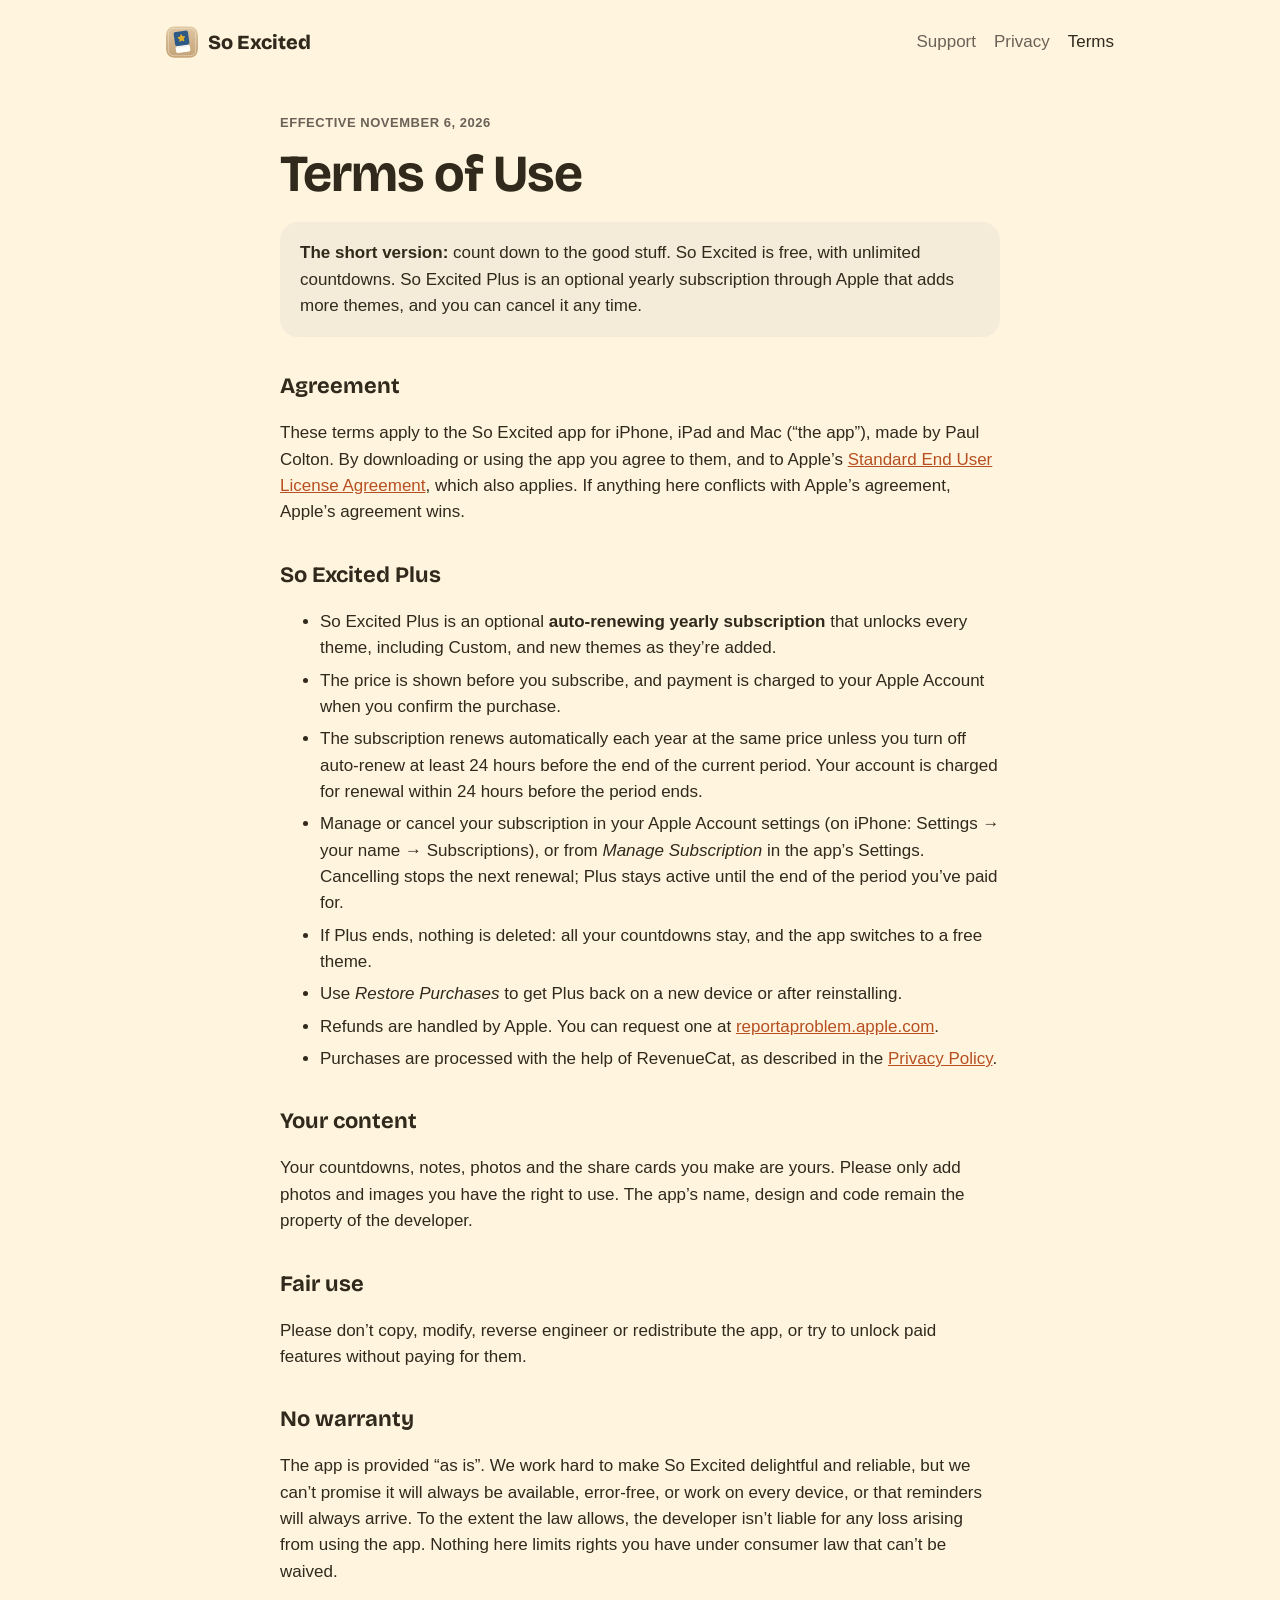
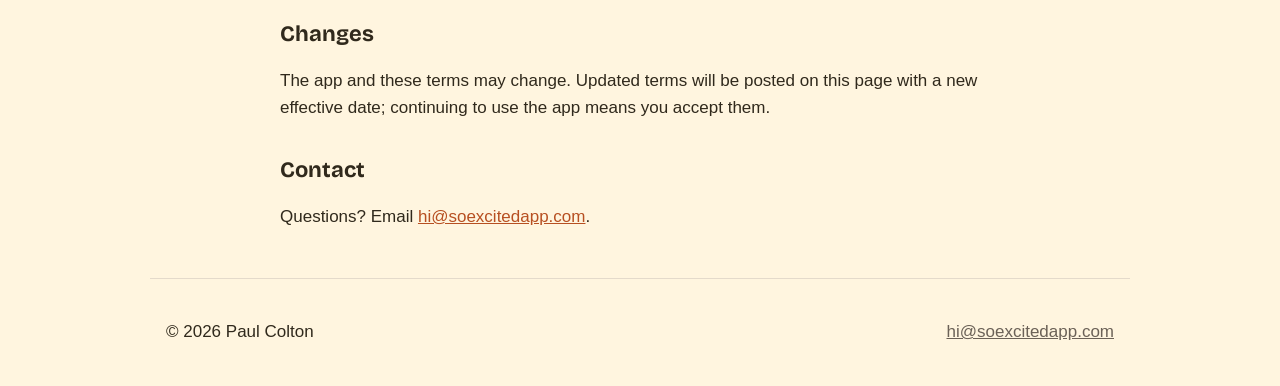
<file: terms.html>
<!doctype html>
<html lang="en">
<head>
<meta charset="utf-8">
<meta name="viewport" content="width=device-width, initial-scale=1">
<meta name="theme-color" content="#fff5df" media="(prefers-color-scheme: light)">
<meta name="theme-color" content="#17130F" media="(prefers-color-scheme: dark)">
<link rel="icon" href="media/app-icon.png" type="image/png">
<link rel="apple-touch-icon" href="apple-touch-icon.png">
<link rel="preconnect" href="https://fonts.googleapis.com">
<link rel="preconnect" href="https://fonts.gstatic.com" crossorigin>
<link rel="stylesheet" href="https://fonts.googleapis.com/css2?family=Bricolage+Grotesque:opsz,wght@12..96,700;12..96,800&display=swap">
<link rel="stylesheet" href="style.css?v=20261010">
<title>Terms of Use · So Excited</title>
<meta name="description" content="The terms for using So Excited and the So Excited Plus subscription.">
</head>
<body>
<header class="wrap site-header">
  <a class="brand" href="./"><img src="media/app-icon.png" alt="" width="32" height="32"><span>So Excited</span></a>
  <nav class="nav" aria-label="Site"><a href="support.html">Support</a><a href="privacy.html">Privacy</a><a href="terms.html" aria-current="page">Terms</a></nav>
</header>
<main class="wrap">
  <article class="doc">
    <p class="label">Effective November 6, 2026</p>
    <h1 class="display">Terms of Use</h1>
    <p class="callout"><strong>The short version:</strong> count down to the good stuff. So Excited is free, with unlimited countdowns. So Excited Plus is an optional yearly subscription through Apple that adds more themes, and you can cancel it any time.</p>

    <h2>Agreement</h2>
    <p>These terms apply to the So Excited app for iPhone, iPad and Mac (“the app”), made by Paul Colton. By downloading or using the app you agree to them, and to Apple’s <a href="https://www.apple.com/legal/internet-services/itunes/dev/stdeula/">Standard End User License Agreement</a>, which also applies. If anything here conflicts with Apple’s agreement, Apple’s agreement wins.</p>

    <h2>So Excited Plus</h2>
    <ul>
      <li>So Excited Plus is an optional <strong>auto-renewing yearly subscription</strong> that unlocks every theme, including Custom, and new themes as they’re added.</li>
      <li>The price is shown before you subscribe, and payment is charged to your Apple Account when you confirm the purchase.</li>
      <li>The subscription renews automatically each year at the same price unless you turn off auto-renew at least 24 hours before the end of the current period. Your account is charged for renewal within 24 hours before the period ends.</li>
      <li>Manage or cancel your subscription in your Apple Account settings (on iPhone: Settings → your name → Subscriptions), or from <em>Manage Subscription</em> in the app’s Settings. Cancelling stops the next renewal; Plus stays active until the end of the period you’ve paid for.</li>
      <li>If Plus ends, nothing is deleted: all your countdowns stay, and the app switches to a free theme.</li>
      <li>Use <em>Restore Purchases</em> to get Plus back on a new device or after reinstalling.</li>
      <li>Refunds are handled by Apple. You can request one at <a href="https://reportaproblem.apple.com">reportaproblem.apple.com</a>.</li>
      <li>Purchases are processed with the help of RevenueCat, as described in the <a href="privacy.html">Privacy Policy</a>.</li>
    </ul>

    <h2>Your content</h2>
    <p>Your countdowns, notes, photos and the share cards you make are yours. Please only add photos and images you have the right to use. The app’s name, design and code remain the property of the developer.</p>

    <h2>Fair use</h2>
    <p>Please don’t copy, modify, reverse engineer or redistribute the app, or try to unlock paid features without paying for them.</p>

    <h2>No warranty</h2>
    <p>The app is provided “as is”. We work hard to make So Excited delightful and reliable, but we can’t promise it will always be available, error-free, or work on every device, or that reminders will always arrive. To the extent the law allows, the developer isn’t liable for any loss arising from using the app. Nothing here limits rights you have under consumer law that can’t be waived.</p>

    <h2>Changes</h2>
    <p>The app and these terms may change. Updated terms will be posted on this page with a new effective date; continuing to use the app means you accept them.</p>

    <h2>Contact</h2>
    <p>Questions? Email <a href="mailto:hi@soexcitedapp.com">hi@soexcitedapp.com</a>.</p>
  </article>
</main>
<footer class="wrap site-footer">
  <span>© 2026 Paul Colton</span>
  <span><a href="mailto:hi@soexcitedapp.com">hi@soexcitedapp.com</a></span>
</footer>
</body>
</html>
</file>
<file: home.css>
:root{--orange:#b74f21;--cream:#fff5df;--paper:#f4ecd9;--ink:#30291c;--green:#344b36;--yellow:#f4cd54;--line:rgba(48,41,28,.23);--display:"Bricolage Grotesque",ui-rounded,"Arial Rounded MT Bold",-apple-system,BlinkMacSystemFont,sans-serif;--body:-apple-system,BlinkMacSystemFont,"Segoe UI",sans-serif;color-scheme:light}
*{box-sizing:border-box}html{scroll-behavior:smooth;scroll-padding-top:30px}body{margin:0;background:var(--cream);color:var(--ink);font-family:var(--body);font-size:17px;line-height:1.6}button,a,video{-webkit-tap-highlight-color:transparent}button{font:inherit}a{color:inherit;text-decoration:none}button,a{touch-action:manipulation}a:focus-visible,button:focus-visible,video:focus-visible{outline:3px solid currentColor;outline-offset:6px}img{display:block;max-width:100%;height:auto}h1,h2,h3,p,figure{margin:0}h1,h2,h3{font-family:var(--display);font-weight:800}h1,h2{letter-spacing:-.035em;line-height:.99}em{font-style:normal}h2{font-size:clamp(46px,6vw,88px)}h3{letter-spacing:-.035em}p{max-width:65ch}.wrap{width:min(1280px,calc(100% - 112px));margin-inline:auto}.section-space{padding-block:112px}.eyebrow,.section-note,.availability,.stage-label,.plan-status{font-size:12px;font-weight:700;letter-spacing:.08em}.eyebrow{text-transform:uppercase}.section-top{display:flex;justify-content:space-between;gap:20px;border-top:1px solid var(--line);padding-top:20px;margin-bottom:54px}.section-note{font-weight:500;letter-spacing:.02em}.skip-link{position:absolute;top:-80px;left:20px;z-index:10;background:var(--cream);color:var(--ink);padding:14px 20px}.skip-link:focus{top:14px}
.hero-shell{background:var(--orange);color:var(--cream);overflow:hidden}.site-header{padding-block:25px;display:flex;align-items:center;justify-content:space-between;gap:24px}.brand{display:flex;align-items:center;gap:11px;font-family:var(--display);font-weight:800;font-size:26px;letter-spacing:-.045em;white-space:nowrap}.brand img{border-radius:11px}.site-header nav{display:flex;gap:28px;font-size:14px;font-weight:600}.site-header nav a{padding-block:12px}.site-header nav a:hover,.site-footer nav a:hover{text-decoration:underline;text-underline-offset:5px}.nav-pill{border:1px solid #fff5df88;border-radius:28px;padding:11px 18px;font-size:13px;font-weight:600;white-space:nowrap}.nav-pill span{padding-left:18px}.hero{display:grid;grid-template-columns:1.2fr .8fr;gap:20px;align-items:center;min-height:748px;padding-top:36px;padding-bottom:92px}.hero-copy{position:relative;z-index:1}.hero-copy>.eyebrow{display:flex;align-items:center;gap:12px;margin-bottom:26px;letter-spacing:.045em}.mini-star{font-size:26px;line-height:1}.hero h1{font-size:clamp(68px,8.2vw,120px);line-height:.97;letter-spacing:-.04em}.hero h1 em{color:var(--yellow)}.hero-description{font-size:19px;line-height:1.55;margin-top:30px}.hero-actions{display:flex;align-items:flex-start;flex-direction:column;gap:15px;margin-top:27px}.button{display:inline-flex;justify-content:center;align-items:center;gap:28px;border-radius:32px;padding:16px 25px;min-height:56px;font-size:14px;font-weight:700;transition:transform .15s}.button:hover{transform:translateY(-3px)}.cream{background:var(--cream);color:var(--ink)}.availability{font-size:11px;letter-spacing:.015em;font-weight:500}.hero-visual{position:relative;justify-self:center;width:min(100%,360px);transform:rotate(7deg)}.phone{background:#171814;border:8px solid #171814;border-radius:48px;position:relative;overflow:hidden;box-shadow:13px 24px 0 #41261926}.phone img{border-radius:37px;width:100%}.island{position:absolute;background:#111;top:2.1%;width:27%;height:3%;left:36.5%;border-radius:30px}.hero-seal{background:var(--green);border:2px solid var(--cream);outline:6px solid var(--green);width:152px;height:152px;position:absolute;left:-74px;bottom:54px;border-radius:50%;display:flex;align-items:center;justify-content:center;flex-direction:column;text-align:center;transform:rotate(-20deg);box-shadow:4px 5px 0 #44250e20}.hero-seal span{font-size:8px;letter-spacing:.12em;font-weight:700}.hero-seal strong{font-family:var(--display);font-size:33px;line-height:.95;margin:10px 0;letter-spacing:-.04em}.hero-visual figcaption{position:absolute;right:-14px;bottom:-44px;transform:rotate(-7deg);font-size:12px;letter-spacing:.01em;font-weight:500;white-space:nowrap}.hero-visual figcaption span{font-size:23px;padding-right:5px}.event-band{background:var(--yellow);border-bottom:1px solid var(--ink);overflow:hidden}.event-band>div{display:flex;align-items:center;justify-content:center;gap:42px;width:max-content;min-width:100%;padding:18px 32px}.event-band span{font-family:var(--display);font-size:28px;letter-spacing:-.025em;font-weight:800;white-space:nowrap}.event-band b{font-size:28px;font-weight:400}
.intro-heading,.devices-heading{display:grid;grid-template-columns:1.2fr 1fr;align-items:end;gap:80px}.intro-heading h2 em,.devices-heading h2 em,.plans h2 em{color:var(--orange)}.intro-heading p,.devices-heading p{font-size:18px;line-height:1.7;padding-bottom:3px}.product-explorer{display:grid;grid-template-columns:1fr 1fr;gap:80px;margin-top:65px;align-items:center}.explore-options{border-top:1px solid var(--line)}.explore-option{display:flex;width:100%;gap:22px;align-items:center;text-align:left;background:none;border:0;border-bottom:1px solid var(--line);padding:28px 0;color:var(--ink);cursor:pointer}.option-number{font-size:12px;align-self:flex-start;padding-top:8px;font-weight:600;color:#766a56}.explore-option strong{font-family:var(--display);display:block;font-size:25px;line-height:1.2;letter-spacing:-.04em}.explore-option small{display:block;font-size:13px;margin-top:6px;color:#665c4b}.option-arrow{margin-left:auto;min-width:38px;height:38px;display:grid;place-items:center;border-radius:50%;font-size:22px}.explore-option.selected .option-arrow{background:var(--orange);color:var(--cream)}.explore-option.selected strong{color:var(--orange)}.explore-option:hover strong{text-decoration:underline;text-underline-offset:5px}.explorer-caption{margin-top:38px}.explorer-caption h3{font-size:24px;margin-bottom:12px;line-height:1.1}.explorer-caption p{font-size:15px;color:#665c4b;min-height:80px}.explorer-stage{position:relative;background:var(--green);padding:46px 30px 34px;overflow:hidden;border-radius:4px;min-height:662px;display:flex;align-items:center;justify-content:center;flex-direction:column;gap:24px}.stage-word{font-family:var(--display);font-size:111px;line-height:.88;letter-spacing:-.07em;font-weight:800;color:#ffffff12;position:absolute;left:24px;top:54px;transform:rotate(-9deg)}.explorer-phone{width:244px;border-width:6px;border-radius:35px;transform:rotate(5deg);box-shadow:12px 18px 0 #00000024}.explorer-phone img{border-radius:29px}.stage-label{position:relative;color:var(--cream);font-size:10px;margin-top:4px}
.dayof{background:var(--green);color:var(--cream)}.dayof .section-top{border-color:#fff5df4d}.dayof-heading{display:grid;grid-template-columns:1.3fr 1fr;align-items:center;gap:80px;margin-bottom:62px}.dayof-heading h2{font-size:clamp(50px,6.5vw,93px)}.dayof-heading h2 span{color:var(--yellow)}.dayof-heading p{font-size:17px}.dayof-heading p+p{margin-top:20px}.celebration video{width:100%;aspect-ratio:16/9;object-fit:contain;background:#d6c3a1;display:block;border-radius:5px}.celebration figcaption{font-size:12px;color:#d9dfcf;margin-top:14px;text-align:center}.everyday-notes{display:grid;grid-template-columns:repeat(3,1fr);gap:55px;margin-top:72px}.everyday-notes>div>span{font-size:30px;color:var(--yellow)}.everyday-notes h3{font-size:26px;line-height:1.1;margin-block:19px 12px}.everyday-notes p{font-size:15px;color:#e0e6d7;line-height:1.7}
.devices-heading{gap:90px}.duo-display{margin-top:70px;padding:0 10%;text-align:center}.duo-frame{position:relative}.watch{--watch:clamp(76px,14vw,196px);position:absolute;right:calc(var(--watch)*-.3);bottom:calc(var(--watch)*-.12);width:var(--watch);padding:calc(var(--watch)*.04);background:#272921;border-radius:calc(var(--watch)*.255);transform:rotate(7deg);box-shadow:calc(var(--watch)*.05) calc(var(--watch)*.07) 0 #49351a24}.watch::after{content:"";position:absolute;right:calc(var(--watch)*-.035);top:24%;width:calc(var(--watch)*.036);height:calc(var(--watch)*.17);background:#272921;border-radius:0 calc(var(--watch)*.025) calc(var(--watch)*.025) 0}.watch img{display:block;width:100%;height:auto;border-radius:calc(var(--watch)*.215)}.duo-display>img{width:100%;height:auto;border:9px solid #272921;border-radius:25px;box-shadow:12px 17px 0 #49351a1a}.duo-display figcaption{font-family:var(--display);font-size:23px;font-weight:700;margin-top:30px;letter-spacing:-.02em}.sync-line{display:grid;grid-template-columns:.8fr 1.3fr 1fr;gap:40px;align-items:center;border-block:1px solid var(--line);margin-top:58px;padding-block:30px}.sync-line strong{font-family:var(--display);font-size:24px;line-height:1.15;letter-spacing:-.04em}.sync-line p{font-size:14px}.sync-line span{font-size:12px;font-weight:600;text-align:right;letter-spacing:.015em}
.plans{background:#eadfc6}.plans h2{text-align:center}.plan-grid{display:grid;grid-template-columns:1fr 1fr;gap:32px;width:min(850px,100%);margin:64px auto 0}.plan-ticket{background:var(--cream);border-radius:22px;overflow:hidden;box-shadow:0 8px 0 #4f3d2112}.plan-top{padding:35px 38px;background:var(--green);color:var(--cream)}.plan-top h3{font-size:74px;line-height:1.1;letter-spacing:-.07em;margin-top:16px}.plan-top>p:last-child{font-size:15px;margin-top:6px}.plus .plan-top{background:var(--orange)}.plan-stub{padding:25px 38px 28px;position:relative;border-top:2px dashed #968873}.plan-stub:before,.plan-stub:after{content:"";width:26px;height:26px;background:#eadfc6;border-radius:50%;position:absolute;top:-14px}.plan-stub:before{left:-14px}.plan-stub:after{right:-14px}.plan-stub ul{margin:0;padding:0;list-style:none}.plan-stub li{position:relative;font-size:14px;line-height:1.7;margin-bottom:14px;padding-left:23px}.plan-stub li:before{content:"✓";position:absolute;left:0;color:var(--green);font-weight:700}.plan-status{display:block;font-size:10px;letter-spacing:.03em;margin-top:30px;padding-top:17px;border-top:1px solid var(--line)}.plan-footnote{text-align:center;font-size:12px;max-width:550px;margin:30px auto 0;line-height:1.7;color:#5f5443}
.closing{text-align:center}.closing-star{color:var(--orange);font-size:68px;line-height:1;display:block;margin-bottom:32px}.closing>p{margin-inline:auto}.closing h2{font-size:clamp(50px,6.9vw,98px);margin-top:25px}.closing h2 em{color:var(--orange)}.closing-availability{font-size:19px;font-weight:700;margin-top:34px}.closing-availability+p{font-size:13px;margin-top:4px;color:#665c4b}.text-link{display:inline-flex;align-items:center;gap:28px;margin-top:22px;border-bottom:1px solid currentColor;min-height:44px;font-size:14px;font-weight:700}.site-footer{display:flex;align-items:center;justify-content:space-between;gap:25px;border-top:1px solid var(--line);padding-block:30px 45px;font-size:12px}.site-footer .brand{font-size:23px}.site-footer nav{display:flex;gap:26px}.site-footer nav a{padding-block:13px}
@media(min-width:1600px){.hero{min-height:820px;padding-top:50px;padding-bottom:110px}.hero-visual{width:370px}}
@media(max-width:1100px){.wrap{width:calc(100% - 72px)}.nav-pill{display:none}.hero{grid-template-columns:1.1fr .9fr;gap:40px;min-height:680px}.hero h1{font-size:8.5vw}.hero-visual{width:290px}.hero-description{font-size:17px}.hero-seal{width:120px;height:120px;left:-42px;bottom:50px}.hero-seal strong{font-size:27px}.hero-seal span{font-size:6px}.hero-visual figcaption{font-size:10px}.hero-copy>.eyebrow{font-size:10px}.intro-heading,.devices-heading,.dayof-heading{gap:50px}.product-explorer{gap:45px}.explore-option{gap:15px}.explore-option strong{font-size:22px}.explorer-stage{min-height:640px}.everyday-notes{gap:35px}.sync-line{gap:24px}.sync-line span{font-size:11px}.duo-display{padding:0 5%}.section-space{padding-block:85px}}
@media(max-width:760px){.wrap{width:calc(100% - 40px)}.site-header{padding-block:20px}.site-header .brand{font-size:24px}.site-header .brand img{width:36px;height:36px}.site-header nav{gap:16px;font-size:12px}.site-header nav a:nth-child(2){display:none}.hero{grid-template-columns:1fr;text-align:center;gap:55px;padding-top:32px;padding-bottom:75px}.hero-copy>.eyebrow{justify-content:center;margin-bottom:20px;font-size:10px}.hero h1{font-size:clamp(58px,13.7vw,98px);line-height:.97}.hero-description{font-size:16px;margin-inline:auto;margin-top:25px}.hero-actions{align-items:center;margin-top:23px}.button{font-size:13px;padding:14px 22px}.hero-visual{width:257px;margin-bottom:25px;transform:rotate(5deg)}.hero-seal{left:-31px;bottom:40px}.phone{border-width:6px;border-radius:38px}.phone img{border-radius:31px}.hero-visual figcaption{right:-10px;bottom:-36px;transform:rotate(-5deg)}.event-band>div{justify-content:flex-start;gap:24px;padding:16px 22px}.event-band span,.event-band b{font-size:24px}.section-space{padding-block:64px}.section-top{margin-bottom:36px;padding-top:15px}.section-top>.eyebrow{font-size:10px}.section-note{display:none}.intro-heading,.devices-heading,.dayof-heading{grid-template-columns:1fr;gap:25px}.intro-heading p,.devices-heading p{font-size:16px;max-width:44ch}.product-explorer{grid-template-columns:1fr;gap:35px;margin-top:35px}.explorer-copy{display:contents}.explore-options{order:1}.explorer-stage{order:2;min-height:620px}.explorer-caption{order:3;margin-top:0}.explorer-caption p{min-height:0}.explore-option{padding:20px 0}.explore-option strong{font-size:21px}.explore-option small{font-size:12px}.option-number{font-size:10px}.explorer-phone{width:238px;transform:rotate(4deg);border-radius:34px}.explorer-phone img{border-radius:28px}.stage-word{font-size:100px}.dayof-heading{margin-bottom:35px}.dayof-heading p{font-size:15px}.dayof-heading h2{font-size:64px}.dayof-heading p+p{margin-top:14px}.celebration figcaption{font-size:11px;text-align:left}.everyday-notes{grid-template-columns:1fr;gap:29px;margin-top:45px}.everyday-notes>div{display:grid;grid-template-columns:34px 1fr;column-gap:18px;align-items:start}.everyday-notes>div>span{font-size:28px;grid-row:1/3}.everyday-notes h3{font-size:24px;margin-block:4px 10px}.everyday-notes p{font-size:14px}.duo-display{padding:0;margin-top:35px}.duo-display>img{border-width:6px;border-radius:15px;box-shadow:7px 10px 0 #49351a1a}.duo-display figcaption{font-size:18px;margin-top:24px}.watch{right:-6px;bottom:-14px}.sync-line{grid-template-columns:1fr;gap:14px;text-align:center;margin-top:35px;padding-block:27px}.sync-line p{margin-inline:auto;max-width:37ch}.sync-line span{text-align:center}.sync-line strong{font-size:23px}.plan-grid{grid-template-columns:1fr;gap:28px;margin-top:36px;max-width:420px}.plan-top{padding:28px 30px}.plan-top h3{font-size:67px}.plan-stub{padding:23px 30px}.plan-footnote{max-width:33ch}.closing-star{font-size:54px;margin-bottom:22px}.closing h2{font-size:clamp(46px,11vw,70px)}.closing .eyebrow{font-size:10px}.closing-availability{font-size:17px;margin-top:27px}.site-footer{flex-wrap:wrap;padding-block:25px 32px;row-gap:22px}.site-footer>.brand{font-size:22px}.site-footer>span{font-size:10px}.site-footer nav{width:100%;justify-content:center}.site-footer nav a{font-size:12px}}
@media(max-width:375px){.wrap{width:calc(100% - 32px)}.site-header nav{gap:12px}.site-header nav a:first-child{display:none}.hero h1{font-size:55px}.hero-visual{width:236px}.hero-seal{left:-26px;width:108px;height:108px}.hero-seal strong{font-size:24px}.hero-copy>.eyebrow{font-size:9px}.mini-star{font-size:22px}.explorer-stage{padding-inline:15px}.explore-option strong{font-size:19px}}
@media(prefers-reduced-motion:reduce){html{scroll-behavior:auto}*,*:before,*:after{transition:none!important;animation:none!important}.button:hover{transform:none}}

/* Feature tour controls are before the feature choices in the keyboard order. */
[hidden] { display: none !important; }
.explorer-controls { display: flex; justify-content: space-between; align-items: center; gap: 12px; padding-block: 12px; border-bottom: 1px solid var(--line); }
.rotation-status { font-size: 11px; line-height: 1.45; color: #665c4b; }
.rotation-toggle { flex-shrink: 0; display: inline-flex; align-items: center; justify-content: center; gap: 7px; min-height: 44px; padding: 8px 11px; color: var(--ink); background: transparent; border: 1px solid var(--line); border-radius: 24px; font-size: 12px; font-weight: 600; cursor: pointer; }
.rotation-toggle:hover { background: #eadfc6; }
.rotation-toggle [data-rotation-icon] { font-size: 15px; }
.explore-option { position: relative; overflow: hidden; }
.explore-option::after { content: ""; position: absolute; inset: auto 0 0; height: 2px; background: var(--orange); transform: scaleX(0); transform-origin: left; }
[data-rotating="true"] .explore-option.selected::after { animation: tour-progress 7s linear forwards; }
@keyframes tour-progress { to { transform: scaleX(1); } }
.plan-top h3.plan-price { font-size: clamp(45px, 4.5vw, 64px); letter-spacing: -.045em; white-space: nowrap; }
.plan-price small { font-family: var(--body); font-size: 18px; font-weight: 600; letter-spacing: -.02em; }
.store-badge { display: inline-flex; width: 144px; }
.store-badge img { width: 144px; height: 48px; }
.closing-store { margin-top: 34px; }
.closing-store .closing-availability { margin: 0 auto; }
.closing-store + p { font-size: 13px; margin-top: 8px; color: #665c4b; }
@media (max-width: 760px) {
  .explore-options { width: 100%; }
  .plan-top h3.plan-price { font-size: 54px; }
}
@media (max-width: 375px) {
  .rotation-status { max-width: 145px; }
  .plan-top h3.plan-price { font-size: 46px; }
  .plan-price small { font-size: 16px; }
}
@media (prefers-reduced-motion: reduce) {
  [data-rotating="true"] .explore-option.selected::after { animation: none; }
}
@media (min-width: 761px) {
  .plan-top { min-height: 220px; }
}
</file>
<file: style.css>
/* So Excited — Sunday Paper (light) and Evening Edition (dark), from the app's themes. */
:root {
  --ground: #fff5df;
  --card: #f4ecd9;
  --ink: #30291c;
  --sub: #6B6157;
  --line: #E4DACB;
  --accent: #b74f21;
  --yellow: #E2AE2A;
  --on-yellow: #2E2104;
  --yellow-deep: #C99A24;
  --yellow-tint: #F7EBC8;
  --yellow-tint-text: #7A5A12;
  --orange: #B4561F;
  --green: #4C7445;
  --blue: #2E5A87;
  --brown: #7A4E2D;
  --shadow: 0 10px 30px rgba(34, 28, 23, 0.14);
  color-scheme: light;
}
@media (prefers-color-scheme: dark) {
  :root {
    --ground: #17130F;
    --card: #241E18;
    --ink: #F3ECE1;
    --sub: #B3A796;
    --line: #3A3129;
    --accent: #E07A3E;
    --yellow: #E7BC4E;
    --on-yellow: #241A03;
    --yellow-deep: #B98F28;
    --yellow-tint: #3A2F12;
    --yellow-tint-text: #F0D58A;
    --orange: #E07A3E;
    --green: #7FAF72;
    --blue: #6F9CCB;
    --brown: #B08260;
    --shadow: 0 10px 30px rgba(0, 0, 0, 0.45);
    color-scheme: dark;
  }
}

* { box-sizing: border-box; }
html { -webkit-text-size-adjust: 100%; }
body {
  margin: 0;
  background: var(--ground);
  color: var(--ink);
  font: 17px/1.55 -apple-system, BlinkMacSystemFont, "SF Pro Text", "Segoe UI", Roboto, sans-serif;
}
a { color: var(--accent); }
img { max-width: 100%; height: auto; }

.wrap { width: 100%; max-width: 980px; margin: 0 auto; padding: 0 16px; }
.display { font-family: "Bricolage Grotesque", -apple-system, sans-serif; font-weight: 700; letter-spacing: -0.02em; line-height: 1.08; }
.label { font-size: 13px; font-weight: 600; letter-spacing: 0.04em; text-transform: uppercase; color: var(--sub); }

/* Header and footer */
.site-header { display: flex; align-items: center; justify-content: space-between; gap: 16px; padding-top: 20px; padding-bottom: 20px; flex-wrap: wrap; }
.brand { display: flex; align-items: center; gap: 10px; color: var(--ink); text-decoration: none; font-family: "Bricolage Grotesque", sans-serif; font-weight: 700; font-size: 20px; }
.brand img { border-radius: 8px; }
.nav { display: flex; gap: 18px; }
.nav a { color: var(--sub); text-decoration: none; }
.nav a:hover, .nav a[aria-current="page"] { color: var(--ink); }
.site-footer { display: flex; justify-content: space-between; flex-wrap: wrap; gap: 12px; padding-top: 40px; padding-bottom: 40px; margin-top: 48px; border-top: 1px solid var(--line); }
.site-footer a { color: var(--sub); }

/* Home */
.hero { display: grid; grid-template-columns: 1.1fr 1fr; gap: 48px; align-items: center; padding-top: 32px; padding-bottom: 48px; }
.hero h1 { font-size: clamp(44px, 7vw, 72px); margin: 0 0 16px; }
.hero p.lede { font-size: 20px; color: var(--sub); margin: 0 0 24px; max-width: 30em; }
.store { display: flex; align-items: center; gap: 12px; flex-wrap: wrap; }
.store img { height: 48px; width: auto; }
.soon { display: inline-block; padding: 10px 18px; border-radius: 999px; background: var(--ink); color: var(--ground); font-weight: 600; }
.platforms { color: var(--sub); font-size: 15px; margin-top: 14px; }

/* The ticket, as drawn in the app */
.ticket { --notch: 26px; position: relative; max-width: 420px; margin: 0 auto; border-radius: 28px; box-shadow: var(--shadow); }
.ticket-top { position: relative; background: var(--yellow); color: var(--on-yellow); border-radius: 28px 28px 0 0; padding: 26px 28px 30px; display: flex; justify-content: space-between; align-items: flex-end; gap: 12px; }
.ticket-top .label { color: var(--on-yellow); position: absolute; top: 24px; left: 28px; }
.ticket-count { display: flex; align-items: baseline; gap: 10px; margin-top: 34px; }
.ticket-count .num { font-family: "Bricolage Grotesque", sans-serif; font-weight: 800; font-size: 104px; line-height: 0.9; letter-spacing: -0.04em; }
.ticket-count .unit { font-family: "Bricolage Grotesque", sans-serif; font-weight: 700; font-size: 30px; }
.ticket-badge { width: 104px; height: 104px; flex: none; border-radius: 50%; background: rgba(0, 0, 0, 0.12); display: grid; place-items: center; font-size: 46px; }
.ticket-stub { position: relative; background: var(--card); border-radius: 0 0 28px 28px; padding: 22px 28px 26px; }
.ticket-stub::before { content: ""; position: absolute; top: 0; left: calc(var(--notch) / 2 + 8px); right: calc(var(--notch) / 2 + 8px); border-top: 2px dashed var(--yellow-deep); }
.ticket-stub .notch { position: absolute; top: calc(var(--notch) / -2); width: var(--notch); height: var(--notch); border-radius: 50%; background: var(--ground); }
.ticket-stub .notch.left { left: calc(var(--notch) / -2); }
.ticket-stub .notch.right { right: calc(var(--notch) / -2); }
.ticket-stub h3 { font-family: "Bricolage Grotesque", sans-serif; font-size: 26px; margin: 0; }
.ticket-stub p { margin: 4px 0 14px; color: var(--sub); font-size: 18px; }
.chip { display: inline-block; padding: 7px 14px; border-radius: 999px; background: var(--yellow-tint); color: var(--yellow-tint-text); font-weight: 600; font-size: 15px; }

.features { display: grid; grid-template-columns: repeat(3, 1fr); gap: 16px; padding-bottom: 24px; }
.feature { background: var(--card); border-radius: 22px; padding: 22px; }
.feature .dot { width: 40px; height: 40px; border-radius: 12px; display: grid; place-items: center; color: #fff; font-size: 20px; margin-bottom: 12px; }
.feature h2 { font-size: 19px; margin: 0 0 6px; }
.feature p { margin: 0; color: var(--sub); font-size: 16px; }

.free-line { margin: -8px 0 24px; font-size: 17px; }
.free-line strong { color: var(--ink); }

.pricing { margin-top: 24px; }
.pricing h2 { font-size: clamp(28px, 4vw, 36px); margin: 0 0 16px; }
.plans { display: grid; grid-template-columns: 1fr 1fr; gap: 16px; }
.plan { background: var(--card); border-radius: 28px; padding: 28px; }
.plan-plus { box-shadow: inset 0 0 0 2px var(--yellow); }
.plan-name { margin: 0; font-weight: 700; color: var(--sub); }
.plan-price { font-family: "Bricolage Grotesque", sans-serif; font-weight: 800; font-size: 40px; margin: 2px 0 12px; }
.plan-price small { font-size: 17px; color: var(--sub); font-weight: 600; }
.plan ul { margin: 0; padding-left: 20px; }
.plan li { margin: 6px 0; }
.plans-note { color: var(--sub); font-size: 15px; margin: 14px 4px 0; }

/* Documents */
.doc { max-width: 720px; margin: 0 auto; padding-top: 16px; }
.doc h1 { font-size: clamp(36px, 6vw, 52px); margin: 6px 0 20px; }
.doc h2 { font-family: "Bricolage Grotesque", sans-serif; font-size: 22px; margin: 32px 0 8px; }
.doc li { margin: 6px 0; }
.callout { background: var(--card); border-radius: 18px; padding: 18px 20px; }
.faq dt { font-weight: 700; margin-top: 20px; }
.faq dd { margin: 4px 0 0; color: var(--sub); }

@media (max-width: 760px) {
  .hero { grid-template-columns: 1fr; gap: 36px; padding-top: 8px; }
  .features { grid-template-columns: 1fr; }
  .plans { grid-template-columns: 1fr; }
  .plan { padding: 24px; }
  .ticket-count .num { font-size: 84px; }
  .ticket-badge { width: 84px; height: 84px; font-size: 38px; }
}

/* Shared brand details for support and legal pages. */
.brand { font-weight: 800; }
a:focus-visible { outline: 3px solid var(--accent); outline-offset: 4px; }
.nav a { display: inline-flex; min-height: 44px; align-items: center; }
</file>
